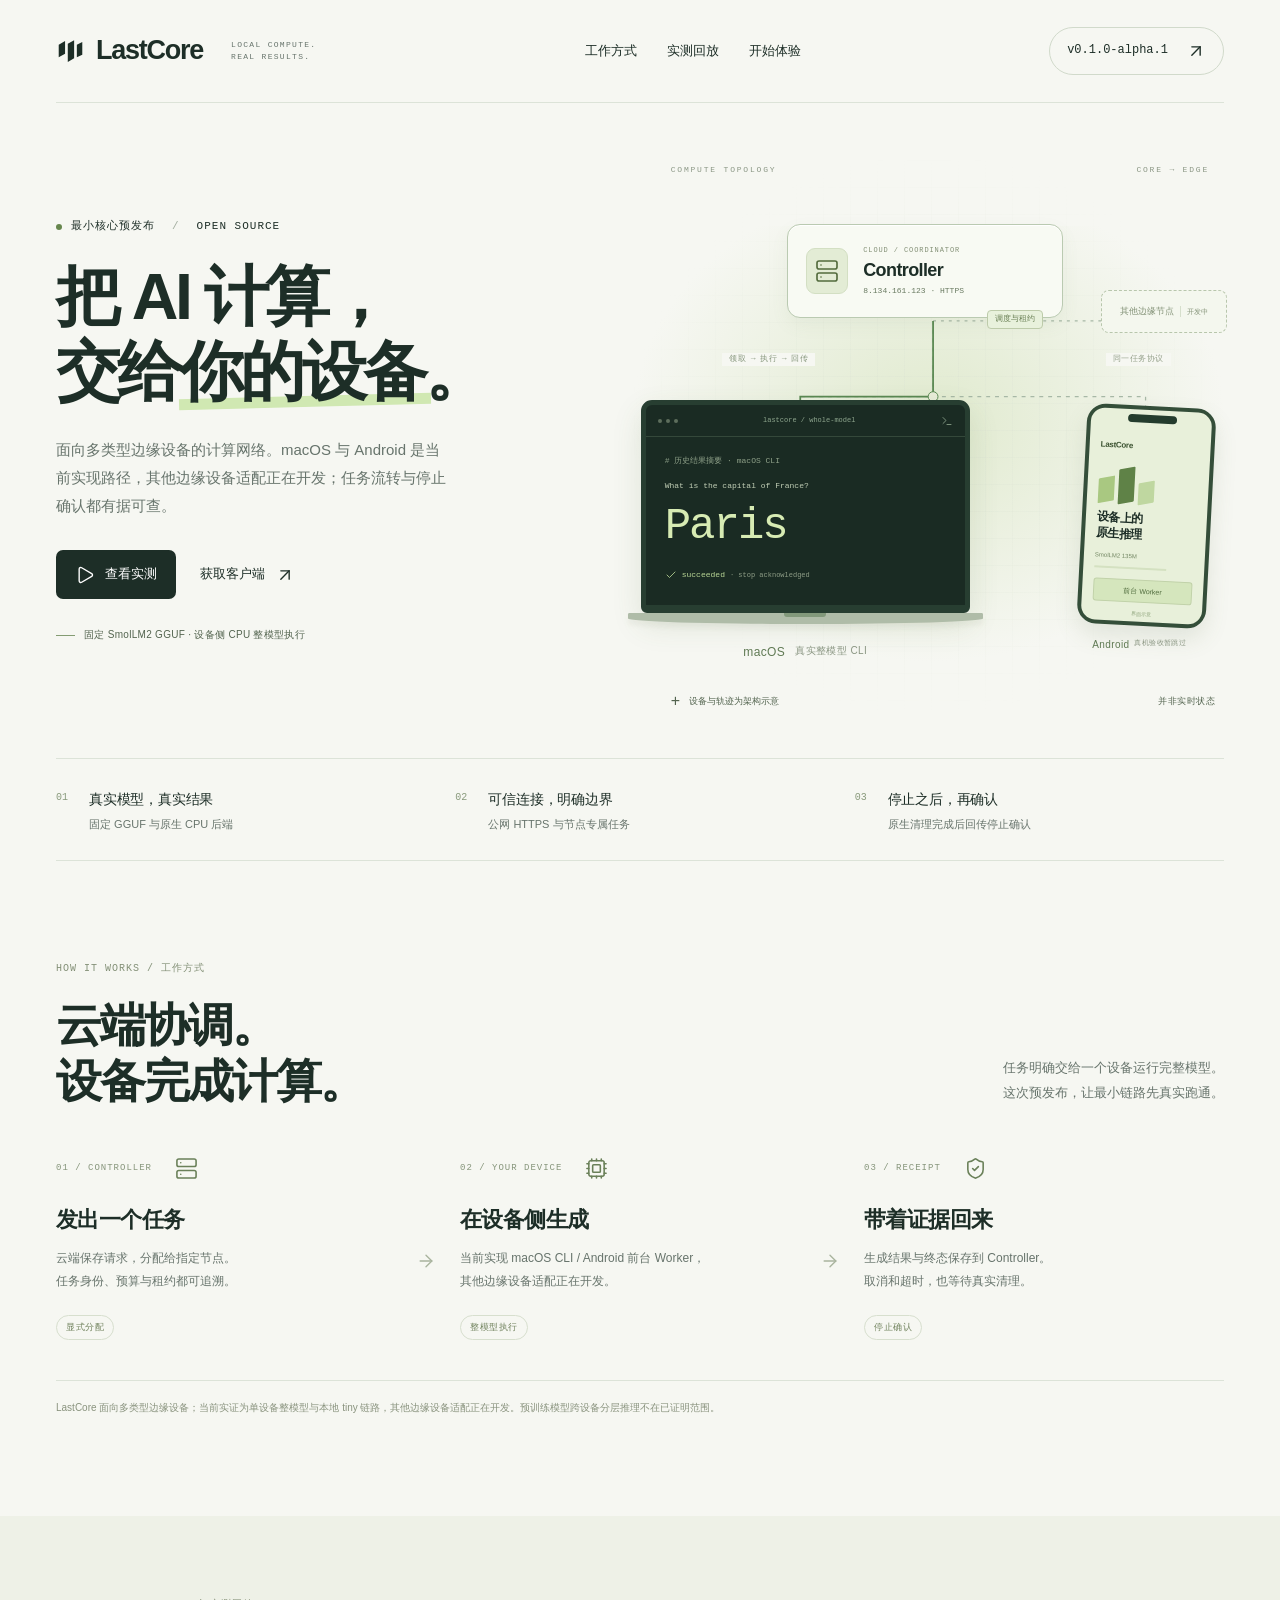
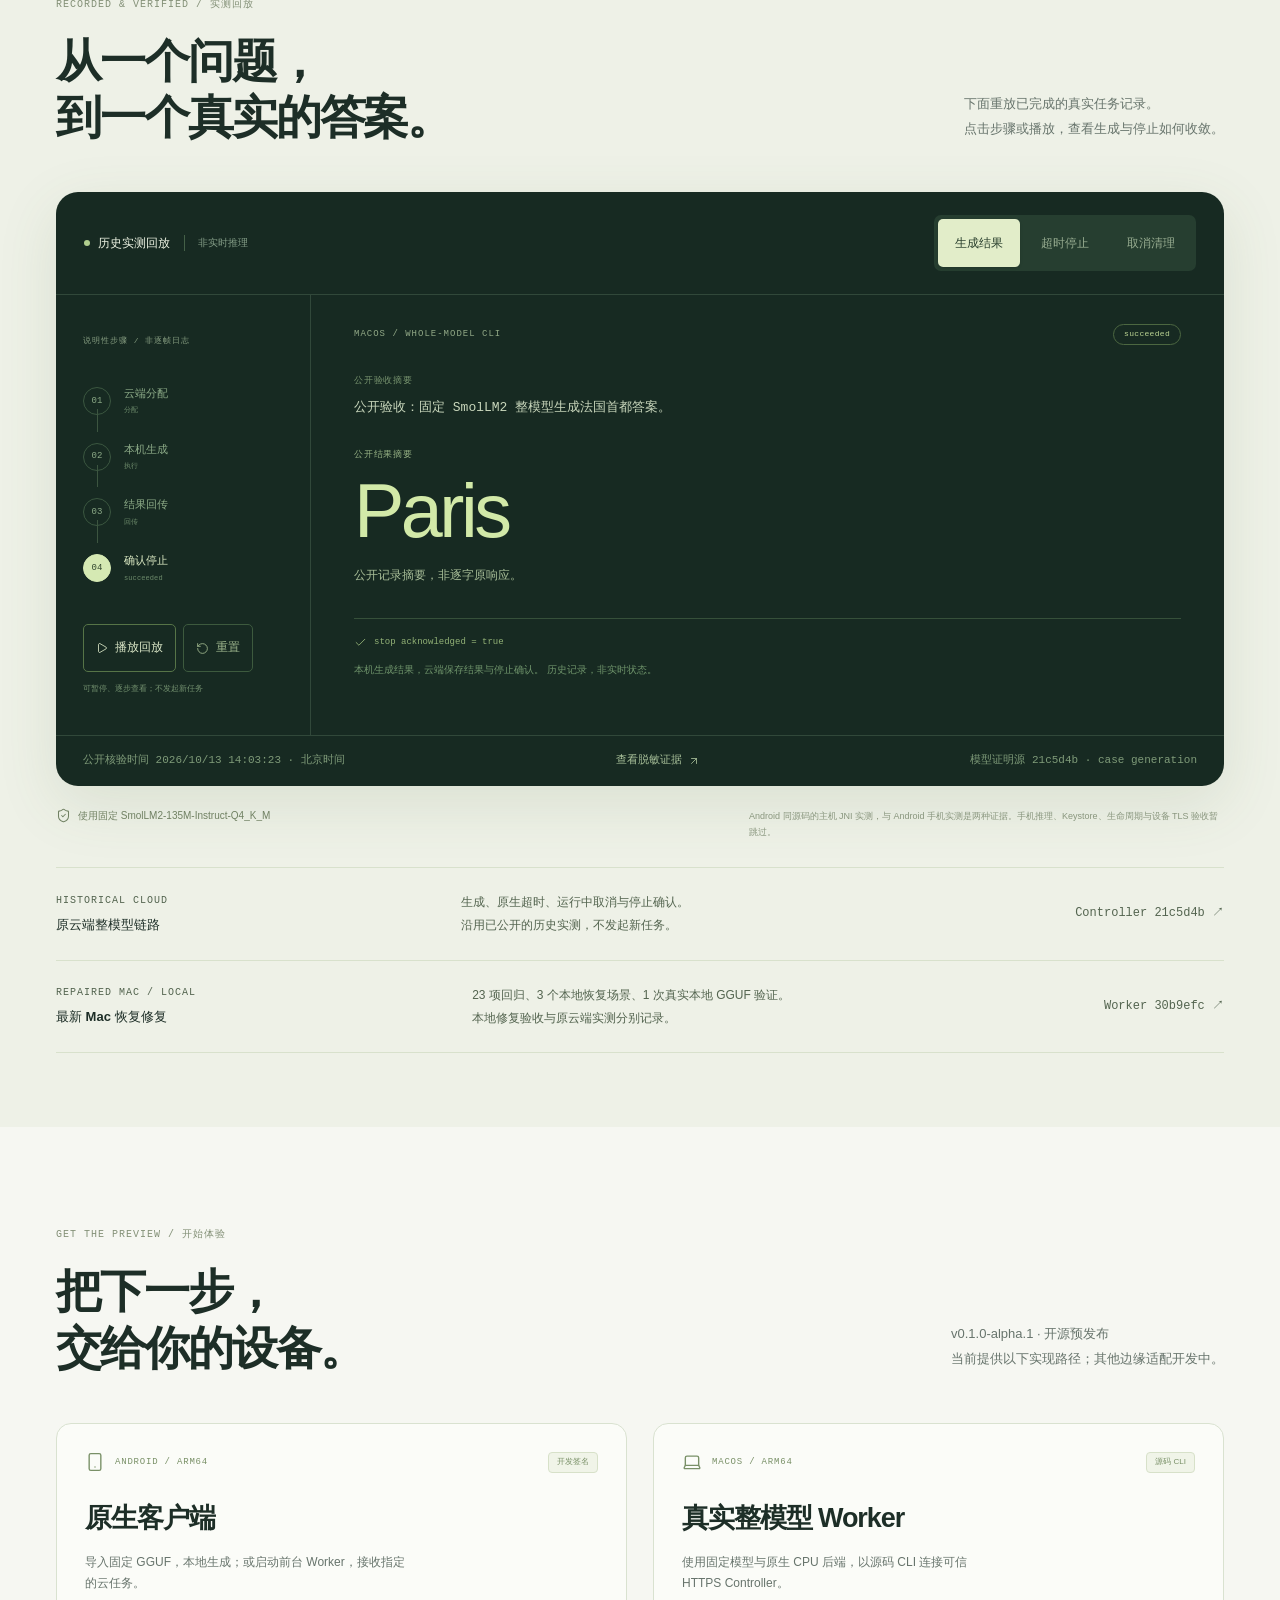
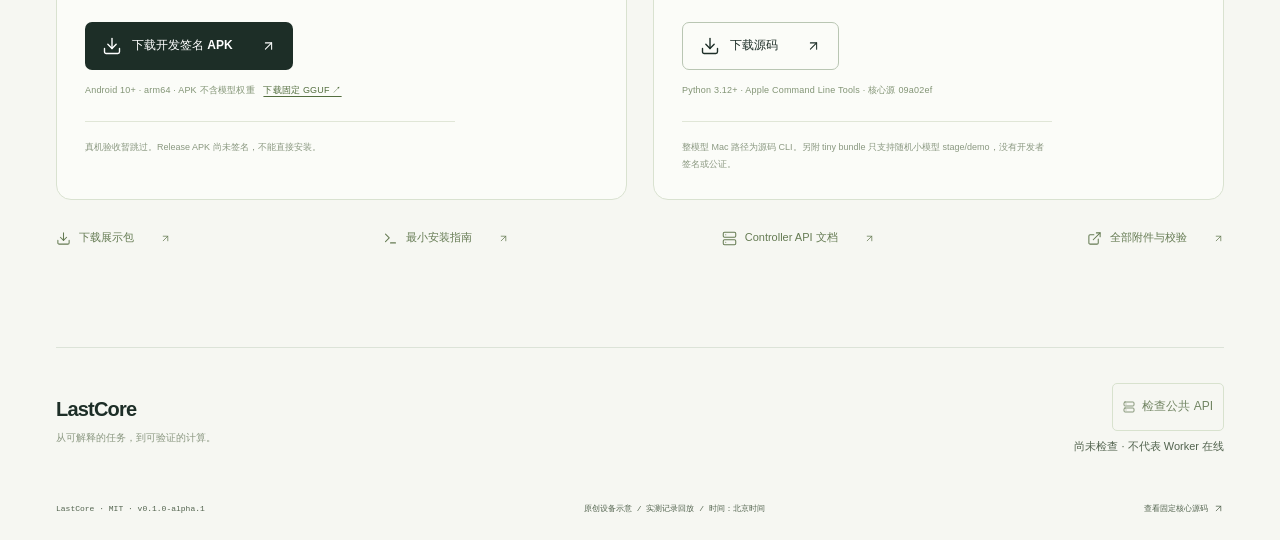
<file: demo/index.html>
<!doctype html>
<html lang="zh-CN"><head><meta charset="utf-8"><meta name="viewport" content="width=device-width,initial-scale=1"><meta name="theme-color" content="#f6f7f2"><meta name="description" content="LastCore 最小核心预发布：云端 Controller，连接 macOS 与 Android 本地推理。查看真实 GGUF 任务历史回放、验收范围和下载。"><link rel="icon" href="assets/favicon.svg" type="image/svg+xml"><title>LastCore — 把 AI 计算，交给你的设备。</title><link rel="stylesheet" href="styles.css"><script src="evidence.js" defer></script><script src="app.js" defer></script></head>
<body><a class="skip-link" href="#main">跳到主要内容</a>
<header class="site-header wrap"><a class="brand" href="#overview" aria-label="LastCore 首页"><svg class="brand-mark" viewBox="0 0 32 32" aria-hidden="true"><path d="M3 23V9l7-4v14l-7 4Zm10 5V8l7-4v20l-7 4Zm10-5V9l6-3v14l-6 3Z" fill="currentColor"/></svg><strong>LastCore</strong><span class="brand-caption">LOCAL COMPUTE. REAL RESULTS.</span></a><nav aria-label="主导航"><a href="#flow">工作方式</a><a href="#replay">实测回放</a><a href="#download">开始体验</a></nav><a class="nav-release" href="https://github.com/7onytang/LastCore/releases/tag/v0.1.0-alpha.1" target="_blank" rel="noopener">v0.1.0-alpha.1 <svg aria-hidden="true" focusable="false" class="icon "
  xmlns="http://www.w3.org/2000/svg"
  width="24"
  height="24"
  viewBox="0 0 24 24"
  fill="none"
  stroke="currentColor"
  stroke-width="2"
  stroke-linecap="round"
  stroke-linejoin="round"
>
  <path d="M7 7h10v10" />
  <path d="M7 17 17 7" />
</svg>
</a></header>
<main id="main">
<section class="hero wrap" id="overview"><div class="hero-copy"><div class="eyebrow"><span class="status-dot"></span> 最小核心预发布 <span class="eyebrow-slash">/</span> OPEN SOURCE</div><h1>把 AI 计算，<br>交给<span class="word-accent">你的设备<span class="accent-line"></span></span>。</h1><p class="hero-intro">面向多类型边缘设备的计算网络。macOS 与 Android 是当前实现路径，其他边缘设备适配正在开发；任务流转与停止确认都有据可查。</p><div class="hero-actions"><a class="button primary" href="#replay"><svg aria-hidden="true" focusable="false" class="icon "
  xmlns="http://www.w3.org/2000/svg"
  width="24"
  height="24"
  viewBox="0 0 24 24"
  fill="none"
  stroke="currentColor"
  stroke-width="2"
  stroke-linecap="round"
  stroke-linejoin="round"
>
  <path d="M5 5a2 2 0 0 1 3.008-1.728l11.997 6.998a2 2 0 0 1 .003 3.458l-12 7A2 2 0 0 1 5 19z" />
</svg>
 查看实测</a><a class="button text-button" href="#download">获取客户端 <svg aria-hidden="true" focusable="false" class="icon "
  xmlns="http://www.w3.org/2000/svg"
  width="24"
  height="24"
  viewBox="0 0 24 24"
  fill="none"
  stroke="currentColor"
  stroke-width="2"
  stroke-linecap="round"
  stroke-linejoin="round"
>
  <path d="M7 7h10v10" />
  <path d="M7 17 17 7" />
</svg>
</a></div><div class="hero-note"><span class="tiny-line"></span> 固定 SmolLM2 GGUF · 设备侧 CPU 整模型执行</div></div>
<div class="compute-visual" role="img" aria-label="架构示意：云端Controller面向多类型边缘设备。Mac与Android是当前实现路径，其他边缘节点适配正在开发。Android画面是示意，真机验收暂跳过。"><div class="visual-grid"></div><div class="visual-topline"><span>COMPUTE TOPOLOGY</span><span>CORE → EDGE</span></div><svg class="routes" viewBox="0 0 600 510" aria-hidden="true"><path d="M304 139V216H169V287M304 216H520V286" fill="none" stroke="#a7b8a6" stroke-width="1.3" stroke-dasharray="4 5"/><path class="edge-route-wide" d="M304 139H485" fill="none" stroke="#a7b8a6" stroke-width="1.3" stroke-dasharray="3 5"/><path class="edge-route-mobile" d="M304 202H420" fill="none" stroke="#a7b8a6" stroke-width="1.3" stroke-dasharray="3 5"/><path class="route-highlight" d="M304 139V216H169V287" fill="none" stroke="#5a8852" stroke-width="1.8"/><circle cx="304" cy="216" r="5" fill="#e8ecd9" stroke="#5a8852"/><circle cx="169" cy="284" r="4" fill="#5a8852"/><circle cx="520" cy="284" r="4" fill="#a7b8a6"/></svg>
<div class="controller-device"><div class="controller-icon"><svg aria-hidden="true" focusable="false" class="icon "
  xmlns="http://www.w3.org/2000/svg"
  width="24"
  height="24"
  viewBox="0 0 24 24"
  fill="none"
  stroke="currentColor"
  stroke-width="2"
  stroke-linecap="round"
  stroke-linejoin="round"
>
  <rect width="20" height="8" x="2" y="2" rx="2" ry="2" />
  <rect width="20" height="8" x="2" y="14" rx="2" ry="2" />
  <line x1="6" x2="6.01" y1="6" y2="6" />
  <line x1="6" x2="6.01" y1="18" y2="18" />
</svg>
</div><div><span class="device-overline">CLOUD / COORDINATOR</span><strong>Controller</strong><span class="controller-address">8.134.161.123 · HTTPS</span></div><span class="device-chip">调度与租约</span></div>
<div class="edge-development"><strong>其他边缘节点</strong><span>开发中</span></div><div class="route-label route-first">领取 → 执行 → 回传</div><div class="route-label route-second">同一任务协议</div>
<div class="mac-device"><div class="mac-screen"><div class="window-bar"><span class="window-dots"><b></b><b></b><b></b></span><span>lastcore / whole-model</span><svg aria-hidden="true" focusable="false" class="icon "
  xmlns="http://www.w3.org/2000/svg"
  width="24"
  height="24"
  viewBox="0 0 24 24"
  fill="none"
  stroke="currentColor"
  stroke-width="2"
  stroke-linecap="round"
  stroke-linejoin="round"
>
  <path d="M12 19h8" />
  <path d="m4 17 6-6-6-6" />
</svg>
</div><div class="terminal-body"><div class="terminal-comment"># 历史结果摘要 · macOS CLI</div><div class="terminal-prompt">What is the capital of France?</div><div class="terminal-result">Paris</div><div class="terminal-success"><svg aria-hidden="true" focusable="false" class="icon "
  xmlns="http://www.w3.org/2000/svg"
  width="24"
  height="24"
  viewBox="0 0 24 24"
  fill="none"
  stroke="currentColor"
  stroke-width="2"
  stroke-linecap="round"
  stroke-linejoin="round"
>
  <path d="M20 6 9 17l-5-5" />
</svg>
 succeeded <span>· stop acknowledged</span></div></div></div><div class="mac-base"><div></div></div><div class="device-caption">macOS <span>真实整模型 CLI</span></div></div>
<div class="phone-device"><div class="phone-notch"></div><div class="phone-screen"><span class="phone-mini-brand">LastCore</span><div class="phone-art"><span></span><span></span><span></span></div><strong>设备上的<br>原生推理</strong><div class="phone-model">SmolLM2 135M</div><div class="phone-model-line"></div><div class="phone-action">前台 Worker</div><span class="phone-footnote">界面示意</span></div><div class="device-caption">Android <span>真机验收暂跳过</span></div></div>
<div class="visual-caption"><span class="caption-cross">+</span> 设备与轨迹为架构示意 <span>并非实时状态</span></div></div></section>
<section class="proof-strip wrap" aria-label="核心能力"><div><span class="proof-number">01</span><div><strong>真实模型，真实结果</strong><p>固定 GGUF 与原生 CPU 后端</p></div></div><div><span class="proof-number">02</span><div><strong>可信连接，明确边界</strong><p>公网 HTTPS 与节点专属任务</p></div></div><div><span class="proof-number">03</span><div><strong>停止之后，再确认</strong><p>原生清理完成后回传停止确认</p></div></div></section>
<section class="flow-section wrap section-space" id="flow"><div class="section-heading"><div><span class="eyebrow muted">HOW IT WORKS / 工作方式</span><h2>云端协调。<br>设备完成计算。</h2></div><p>任务明确交给一个设备运行完整模型。<br>这次预发布，让最小链路先真实跑通。</p></div><div class="flow-path"><article><div class="step-top"><span>01 / CONTROLLER</span><svg aria-hidden="true" focusable="false" class="icon "
  xmlns="http://www.w3.org/2000/svg"
  width="24"
  height="24"
  viewBox="0 0 24 24"
  fill="none"
  stroke="currentColor"
  stroke-width="2"
  stroke-linecap="round"
  stroke-linejoin="round"
>
  <rect width="20" height="8" x="2" y="2" rx="2" ry="2" />
  <rect width="20" height="8" x="2" y="14" rx="2" ry="2" />
  <line x1="6" x2="6.01" y1="6" y2="6" />
  <line x1="6" x2="6.01" y1="18" y2="18" />
</svg>
</div><h3>发出一个任务</h3><p>云端保存请求，分配给指定节点。<br>任务身份、预算与租约都可追溯。</p><span class="flow-tag">显式分配</span></article><span class="flow-arrow"><svg aria-hidden="true" focusable="false" class="icon "
  xmlns="http://www.w3.org/2000/svg"
  width="24"
  height="24"
  viewBox="0 0 24 24"
  fill="none"
  stroke="currentColor"
  stroke-width="2"
  stroke-linecap="round"
  stroke-linejoin="round"
>
  <path d="M5 12h14" />
  <path d="m12 5 7 7-7 7" />
</svg>
</span><article><div class="step-top"><span>02 / YOUR DEVICE</span><svg aria-hidden="true" focusable="false" class="icon "
  xmlns="http://www.w3.org/2000/svg"
  width="24"
  height="24"
  viewBox="0 0 24 24"
  fill="none"
  stroke="currentColor"
  stroke-width="2"
  stroke-linecap="round"
  stroke-linejoin="round"
>
  <path d="M12 20v2" />
  <path d="M12 2v2" />
  <path d="M17 20v2" />
  <path d="M17 2v2" />
  <path d="M2 12h2" />
  <path d="M2 17h2" />
  <path d="M2 7h2" />
  <path d="M20 12h2" />
  <path d="M20 17h2" />
  <path d="M20 7h2" />
  <path d="M7 20v2" />
  <path d="M7 2v2" />
  <rect x="4" y="4" width="16" height="16" rx="2" />
  <rect x="8" y="8" width="8" height="8" rx="1" />
</svg>
</div><h3>在设备侧生成</h3><p>当前实现 macOS CLI / Android 前台 Worker，<br>其他边缘设备适配正在开发。</p><span class="flow-tag">整模型执行</span></article><span class="flow-arrow"><svg aria-hidden="true" focusable="false" class="icon "
  xmlns="http://www.w3.org/2000/svg"
  width="24"
  height="24"
  viewBox="0 0 24 24"
  fill="none"
  stroke="currentColor"
  stroke-width="2"
  stroke-linecap="round"
  stroke-linejoin="round"
>
  <path d="M5 12h14" />
  <path d="m12 5 7 7-7 7" />
</svg>
</span><article><div class="step-top"><span>03 / RECEIPT</span><svg aria-hidden="true" focusable="false" class="icon "
  xmlns="http://www.w3.org/2000/svg"
  width="24"
  height="24"
  viewBox="0 0 24 24"
  fill="none"
  stroke="currentColor"
  stroke-width="2"
  stroke-linecap="round"
  stroke-linejoin="round"
>
  <path d="M20 13c0 5-3.5 7.5-7.66 8.95a1 1 0 0 1-.67-.01C7.5 20.5 4 18 4 13V6a1 1 0 0 1 1-1c2 0 4.5-1.2 6.24-2.72a1.17 1.17 0 0 1 1.52 0C14.51 3.81 17 5 19 5a1 1 0 0 1 1 1z" />
  <path d="m9 12 2 2 4-4" />
</svg>
</div><h3>带着证据回来</h3><p>生成结果与终态保存到 Controller。<br>取消和超时，也等待真实清理。</p><span class="flow-tag">停止确认</span></article></div><p class="scope-note">LastCore 面向多类型边缘设备；当前实证为单设备整模型与本地 tiny 链路，其他边缘设备适配正在开发。预训练模型跨设备分层推理不在已证明范围。</p></section>
<section class="replay-section section-space" id="replay"><div class="wrap"><div class="section-heading"><div><span class="eyebrow muted">RECORDED & VERIFIED / 实测回放</span><h2>从一个问题，<br>到一个真实的答案。</h2></div><p>下面重放已完成的真实任务记录。<br>点击步骤或播放，查看生成与停止如何收敛。</p></div><div class="replay-shell"><div class="replay-top"><div class="history-label"><span class="status-dot"></span> 历史实测回放 <span>非实时推理</span></div><div class="replay-tabs" role="tablist" aria-label="实测场景"><button id="tab-generation" role="tab" aria-selected="true" aria-controls="replay-panel" data-case="generation">生成结果</button><button id="tab-timeout" role="tab" aria-selected="false" aria-controls="replay-panel" data-case="timeout">超时停止</button><button id="tab-cancel" role="tab" aria-selected="false" aria-controls="replay-panel" data-case="cancel">取消清理</button></div></div><div class="replay-layout" id="replay-panel" role="tabpanel" aria-labelledby="tab-generation"><div class="replay-sidebar"><span class="small-label">说明性步骤 / 非逐帧日志</span><ol class="replay-steps" id="replay-steps"></ol><div class="play-controls"><button id="play-replay" class="play-button"><svg aria-hidden="true" focusable="false" class="icon "
  xmlns="http://www.w3.org/2000/svg"
  width="24"
  height="24"
  viewBox="0 0 24 24"
  fill="none"
  stroke="currentColor"
  stroke-width="2"
  stroke-linecap="round"
  stroke-linejoin="round"
>
  <path d="M5 5a2 2 0 0 1 3.008-1.728l11.997 6.998a2 2 0 0 1 .003 3.458l-12 7A2 2 0 0 1 5 19z" />
</svg>
<span>播放回放</span></button><button id="reset-replay" class="reset-button" aria-label="重置回放"><svg aria-hidden="true" focusable="false" class="icon "
  xmlns="http://www.w3.org/2000/svg"
  width="24"
  height="24"
  viewBox="0 0 24 24"
  fill="none"
  stroke="currentColor"
  stroke-width="2"
  stroke-linecap="round"
  stroke-linejoin="round"
>
  <path d="M3 12a9 9 0 1 0 9-9 9.75 9.75 0 0 0-6.74 2.74L3 8" />
  <path d="M3 3v5h5" />
</svg>
<span>重置</span></button></div><span class="play-note">可暂停、逐步查看；不发起新任务</span></div><div class="replay-output"><div class="output-top"><span id="replay-platform">MACOS / WHOLE-MODEL CLI</span><span id="replay-state" class="result-state">succeeded</span></div><div class="prompt-label">公开验收摘要</div><p id="replay-prompt" class="replay-prompt"></p><div class="result-label" id="result-label">结果已保存</div><div class="result-word" id="replay-result">Paris.</div><p class="result-quote" id="replay-quote"></p><div class="receipt-line"><span><svg aria-hidden="true" focusable="false" class="icon "
  xmlns="http://www.w3.org/2000/svg"
  width="24"
  height="24"
  viewBox="0 0 24 24"
  fill="none"
  stroke="currentColor"
  stroke-width="2"
  stroke-linecap="round"
  stroke-linejoin="round"
>
  <path d="M20 6 9 17l-5-5" />
</svg>
 <b id="replay-receipt">stop acknowledged = true</b></span><span id="replay-elapsed"></span></div><div class="replay-stage-note" id="replay-stage-note" aria-live="polite"></div></div></div><div class="replay-footer"><span id="replay-time"></span><a id="evidence-link" href="evidence.json" target="_blank" rel="noopener">查看脱敏证据 <svg aria-hidden="true" focusable="false" class="icon "
  xmlns="http://www.w3.org/2000/svg"
  width="24"
  height="24"
  viewBox="0 0 24 24"
  fill="none"
  stroke="currentColor"
  stroke-width="2"
  stroke-linecap="round"
  stroke-linejoin="round"
>
  <path d="M7 7h10v10" />
  <path d="M7 17 17 7" />
</svg>
</a><span id="replay-source"></span></div></div><div class="evidence-footnote"><span><svg aria-hidden="true" focusable="false" class="icon "
  xmlns="http://www.w3.org/2000/svg"
  width="24"
  height="24"
  viewBox="0 0 24 24"
  fill="none"
  stroke="currentColor"
  stroke-width="2"
  stroke-linecap="round"
  stroke-linejoin="round"
>
  <path d="M20 13c0 5-3.5 7.5-7.66 8.95a1 1 0 0 1-.67-.01C7.5 20.5 4 18 4 13V6a1 1 0 0 1 1-1c2 0 4.5-1.2 6.24-2.72a1.17 1.17 0 0 1 1.52 0C14.51 3.81 17 5 19 5a1 1 0 0 1 1 1z" />
  <path d="m9 12 2 2 4-4" />
</svg>
 使用固定 SmolLM2-135M-Instruct-Q4_K_M</span><p>Android 同源码的主机 JNI 实测，与 Android 手机实测是两种证据。手机推理、Keystore、生命周期与设备 TLS 验收暂跳过。</p></div><div class="verification-matrix" aria-label="不同来源的验证范围"><article><div class="verification-title"><span>HISTORICAL CLOUD</span><strong>原云端整模型链路</strong></div><p>生成、原生超时、运行中取消与停止确认。<br>沿用已公开的历史实测，不发起新任务。</p><a href="https://github.com/7onytang/LastCore/releases/download/v0.1.0-alpha.1/ACCEPTANCE.txt" target="_blank" rel="noopener">Controller 21c5d4b ↗</a></article><article><div class="verification-title"><span>REPAIRED MAC / LOCAL</span><strong>最新 Mac 恢复修复</strong></div><p>23 项回归、3 个本地恢复场景、1 次真实本地 GGUF 验证。<br>本地修复验收与原云端实测分别记录。</p><a href="https://github.com/7onytang/LastCore/blob/09a02efa3569057d7a5ed0b2df5b817c13e77bb5/submission/evidence/mac-worker-30b9efc-local.json" target="_blank" rel="noopener">Worker 30b9efc ↗</a></article></div></div></section>
<section class="download-section wrap section-space" id="download"><div class="section-heading"><div><span class="eyebrow muted">GET THE PREVIEW / 开始体验</span><h2>把下一步，<br>交给你的设备。</h2></div><p>v0.1.0-alpha.1 · 开源预发布<br>当前提供以下实现路径；其他边缘适配开发中。</p></div><div class="download-grid"><article class="download-card"><div class="download-platform"><svg aria-hidden="true" focusable="false" class="icon "
  xmlns="http://www.w3.org/2000/svg"
  width="24"
  height="24"
  viewBox="0 0 24 24"
  fill="none"
  stroke="currentColor"
  stroke-width="2"
  stroke-linecap="round"
  stroke-linejoin="round"
>
  <rect width="14" height="20" x="5" y="2" rx="2" ry="2" />
  <path d="M12 18h.01" />
</svg>
<span>ANDROID / ARM64</span><span class="preview-tag">开发签名</span></div><h3>原生客户端</h3><p>导入固定 GGUF，本地生成；或启动前台 Worker，接收指定的云任务。</p><a class="button primary download-cta" href="https://github.com/7onytang/LastCore/releases/download/v0.1.0-alpha.1/lastcore-android-arm64-debug-64af2e2.apk"><svg aria-hidden="true" focusable="false" class="icon "
  xmlns="http://www.w3.org/2000/svg"
  width="24"
  height="24"
  viewBox="0 0 24 24"
  fill="none"
  stroke="currentColor"
  stroke-width="2"
  stroke-linecap="round"
  stroke-linejoin="round"
>
  <path d="M12 15V3" />
  <path d="M21 15v4a2 2 0 0 1-2 2H5a2 2 0 0 1-2-2v-4" />
  <path d="m7 10 5 5 5-5" />
</svg>
 下载开发签名 APK <svg aria-hidden="true" focusable="false" class="icon "
  xmlns="http://www.w3.org/2000/svg"
  width="24"
  height="24"
  viewBox="0 0 24 24"
  fill="none"
  stroke="currentColor"
  stroke-width="2"
  stroke-linecap="round"
  stroke-linejoin="round"
>
  <path d="M7 7h10v10" />
  <path d="M7 17 17 7" />
</svg>
</a><div class="download-detail">Android 10+ · arm64 · APK 不含模型权重 <a class="model-link" href="https://huggingface.co/lmstudio-community/SmolLM2-135M-Instruct-GGUF/resolve/04f7f8a05a8e4bc208e88d11e8c9122be36c2f9b/SmolLM2-135M-Instruct-Q4_K_M.gguf">下载固定 GGUF ↗</a></div><div class="boundary-note">真机验收暂跳过。Release APK 尚未签名，不能直接安装。</div></article><article class="download-card"><div class="download-platform"><svg aria-hidden="true" focusable="false" class="icon "
  xmlns="http://www.w3.org/2000/svg"
  width="24"
  height="24"
  viewBox="0 0 24 24"
  fill="none"
  stroke="currentColor"
  stroke-width="2"
  stroke-linecap="round"
  stroke-linejoin="round"
>
  <path d="M18 5a2 2 0 0 1 2 2v8.526a2 2 0 0 0 .212.897l1.068 2.127a1 1 0 0 1-.9 1.45H3.62a1 1 0 0 1-.9-1.45l1.068-2.127A2 2 0 0 0 4 15.526V7a2 2 0 0 1 2-2z" />
  <path d="M20.054 15.987H3.946" />
</svg>
<span>MACOS / ARM64</span><span class="preview-tag">源码 CLI</span></div><h3>真实整模型 Worker</h3><p>使用固定模型与原生 CPU 后端，以源码 CLI 连接可信 HTTPS Controller。</p><a class="button outline download-cta" href="https://github.com/7onytang/LastCore/archive/09a02efa3569057d7a5ed0b2df5b817c13e77bb5.tar.gz"><svg aria-hidden="true" focusable="false" class="icon "
  xmlns="http://www.w3.org/2000/svg"
  width="24"
  height="24"
  viewBox="0 0 24 24"
  fill="none"
  stroke="currentColor"
  stroke-width="2"
  stroke-linecap="round"
  stroke-linejoin="round"
>
  <path d="M12 15V3" />
  <path d="M21 15v4a2 2 0 0 1-2 2H5a2 2 0 0 1-2-2v-4" />
  <path d="m7 10 5 5 5-5" />
</svg>
 下载源码 <svg aria-hidden="true" focusable="false" class="icon "
  xmlns="http://www.w3.org/2000/svg"
  width="24"
  height="24"
  viewBox="0 0 24 24"
  fill="none"
  stroke="currentColor"
  stroke-width="2"
  stroke-linecap="round"
  stroke-linejoin="round"
>
  <path d="M7 7h10v10" />
  <path d="M7 17 17 7" />
</svg>
</a><div class="download-detail">Python 3.12+ · Apple Command Line Tools · 核心源 09a02ef</div><div class="boundary-note">整模型 Mac 路径为源码 CLI。另附 tiny bundle 只支持随机小模型 stage/demo，没有开发者签名或公证。</div></article></div><div class="resource-row"><a href="https://8.134.161.123/demo/lastcore-demo-kit.zip"><svg aria-hidden="true" focusable="false" class="icon"
  xmlns="http://www.w3.org/2000/svg"
  width="24"
  height="24"
  viewBox="0 0 24 24"
  fill="none"
  stroke="currentColor"
  stroke-width="2"
  stroke-linecap="round"
  stroke-linejoin="round"
>
  <path d="M12 15V3" />
  <path d="M21 15v4a2 2 0 0 1-2 2H5a2 2 0 0 1-2-2v-4" />
  <path d="m7 10 5 5 5-5" />
</svg>
 下载展示包 <svg aria-hidden="true" focusable="false" class="icon"
  xmlns="http://www.w3.org/2000/svg"
  width="24"
  height="24"
  viewBox="0 0 24 24"
  fill="none"
  stroke="currentColor"
  stroke-width="2"
  stroke-linecap="round"
  stroke-linejoin="round"
>
  <path d="M7 7h10v10" />
  <path d="M7 17 17 7" />
</svg>
</a><a href="https://github.com/7onytang/LastCore/releases/download/v0.1.0-alpha.1/QUICKSTART.txt" target="_blank" rel="noopener"><svg aria-hidden="true" focusable="false" class="icon "
  xmlns="http://www.w3.org/2000/svg"
  width="24"
  height="24"
  viewBox="0 0 24 24"
  fill="none"
  stroke="currentColor"
  stroke-width="2"
  stroke-linecap="round"
  stroke-linejoin="round"
>
  <path d="M12 19h8" />
  <path d="m4 17 6-6-6-6" />
</svg>
 最小安装指南 <svg aria-hidden="true" focusable="false" class="icon "
  xmlns="http://www.w3.org/2000/svg"
  width="24"
  height="24"
  viewBox="0 0 24 24"
  fill="none"
  stroke="currentColor"
  stroke-width="2"
  stroke-linecap="round"
  stroke-linejoin="round"
>
  <path d="M7 7h10v10" />
  <path d="M7 17 17 7" />
</svg>
</a><a href="https://8.134.161.123/docs" target="_blank" rel="noopener"><svg aria-hidden="true" focusable="false" class="icon "
  xmlns="http://www.w3.org/2000/svg"
  width="24"
  height="24"
  viewBox="0 0 24 24"
  fill="none"
  stroke="currentColor"
  stroke-width="2"
  stroke-linecap="round"
  stroke-linejoin="round"
>
  <rect width="20" height="8" x="2" y="2" rx="2" ry="2" />
  <rect width="20" height="8" x="2" y="14" rx="2" ry="2" />
  <line x1="6" x2="6.01" y1="6" y2="6" />
  <line x1="6" x2="6.01" y1="18" y2="18" />
</svg>
 Controller API 文档 <svg aria-hidden="true" focusable="false" class="icon "
  xmlns="http://www.w3.org/2000/svg"
  width="24"
  height="24"
  viewBox="0 0 24 24"
  fill="none"
  stroke="currentColor"
  stroke-width="2"
  stroke-linecap="round"
  stroke-linejoin="round"
>
  <path d="M7 7h10v10" />
  <path d="M7 17 17 7" />
</svg>
</a><a href="https://github.com/7onytang/LastCore/releases/tag/v0.1.0-alpha.1" target="_blank" rel="noopener"><svg aria-hidden="true" focusable="false" class="icon "
  xmlns="http://www.w3.org/2000/svg"
  width="24"
  height="24"
  viewBox="0 0 24 24"
  fill="none"
  stroke="currentColor"
  stroke-width="2"
  stroke-linecap="round"
  stroke-linejoin="round"
>
  <path d="M15 3h6v6" />
  <path d="M10 14 21 3" />
  <path d="M18 13v6a2 2 0 0 1-2 2H5a2 2 0 0 1-2-2V8a2 2 0 0 1 2-2h6" />
</svg>
 全部附件与校验 <svg aria-hidden="true" focusable="false" class="icon "
  xmlns="http://www.w3.org/2000/svg"
  width="24"
  height="24"
  viewBox="0 0 24 24"
  fill="none"
  stroke="currentColor"
  stroke-width="2"
  stroke-linecap="round"
  stroke-linejoin="round"
>
  <path d="M7 7h10v10" />
  <path d="M7 17 17 7" />
</svg>
</a></div></section>
<section class="closing wrap"><div class="closing-brand">LastCore<span>从可解释的任务，到可验证的计算。</span></div><div class="service-check"><button id="check-health"><svg aria-hidden="true" focusable="false" class="icon "
  xmlns="http://www.w3.org/2000/svg"
  width="24"
  height="24"
  viewBox="0 0 24 24"
  fill="none"
  stroke="currentColor"
  stroke-width="2"
  stroke-linecap="round"
  stroke-linejoin="round"
>
  <rect width="20" height="8" x="2" y="2" rx="2" ry="2" />
  <rect width="20" height="8" x="2" y="14" rx="2" ry="2" />
  <line x1="6" x2="6.01" y1="6" y2="6" />
  <line x1="6" x2="6.01" y1="18" y2="18" />
</svg>
 检查公共 API</button><span id="health-state" aria-live="polite">尚未检查 · 不代表 Worker 在线</span></div></section>
</main><footer class="wrap site-footer"><span>LastCore · MIT · v0.1.0-alpha.1</span><span>原创设备示意 / 实测记录回放 / 时间：北京时间</span><a href="https://github.com/7onytang/LastCore/tree/09a02efa3569057d7a5ed0b2df5b817c13e77bb5" target="_blank" rel="noopener">查看固定核心源码 <svg aria-hidden="true" focusable="false" class="icon "
  xmlns="http://www.w3.org/2000/svg"
  width="24"
  height="24"
  viewBox="0 0 24 24"
  fill="none"
  stroke="currentColor"
  stroke-width="2"
  stroke-linecap="round"
  stroke-linejoin="round"
>
  <path d="M7 7h10v10" />
  <path d="M7 17 17 7" />
</svg>
</a></footer>
</body></html>
</file>
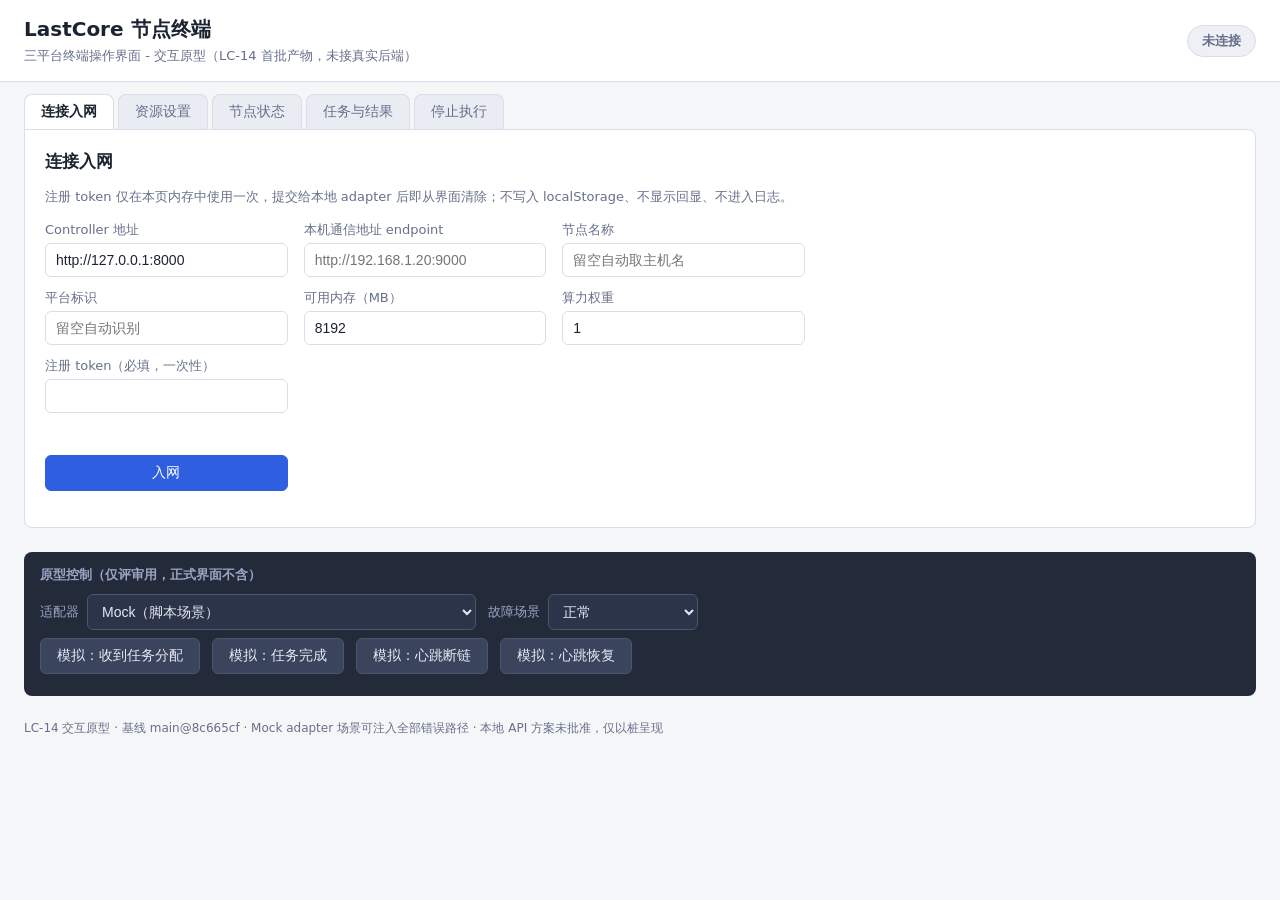
<file: terminal-client/prototype/index.html>
<!DOCTYPE html>
<html lang="zh-CN">
<head>
  <meta charset="UTF-8">
  <meta name="viewport" content="width=device-width, initial-scale=1.0">
  <title>LastCore 节点终端 - 交互原型</title>
  <link rel="stylesheet" href="styles.css">
</head>
<body>
  <header class="topbar">
    <div>
      <h1>LastCore 节点终端</h1>
      <p class="subtitle">三平台终端操作界面 - 交互原型（LC-14 首批产物，未接真实后端）</p>
    </div>
    <div id="conn-pill" class="pill pill-disconnected">未连接</div>
  </header>

  <div id="error-banner" class="banner banner-hidden" role="alert">
    <div class="banner-main">
      <strong id="error-code"></strong>
      <span id="error-message"></span>
    </div>
    <button id="error-dismiss" type="button">关闭</button>
  </div>

  <nav class="tabs" id="tabs">
    <button class="tab active" data-tab="connect">连接入网</button>
    <button class="tab" data-tab="resources">资源设置</button>
    <button class="tab" data-tab="status">节点状态</button>
    <button class="tab" data-tab="results">任务与结果</button>
    <button class="tab" data-tab="stop">停止执行</button>
  </nav>

  <main>
    <section id="panel-connect" class="panel active">
      <h2>连接入网</h2>
      <p class="hint">注册 token 仅在本页内存中使用一次，提交给本地 adapter 后即从界面清除；不写入 localStorage、不显示回显、不进入日志。</p>
      <form id="connect-form">
        <label>Controller 地址
          <input id="f-controller-url" type="text" value="http://127.0.0.1:8000" autocomplete="off">
        </label>
        <label>本机通信地址 endpoint
          <input id="f-endpoint" type="text" placeholder="http://192.168.1.20:9000" autocomplete="off">
        </label>
        <label>节点名称
          <input id="f-node-name" type="text" placeholder="留空自动取主机名" autocomplete="off">
        </label>
        <label>平台标识
          <input id="f-platform" type="text" placeholder="留空自动识别" autocomplete="off">
        </label>
        <label>可用内存（MB）
          <input id="f-memory" type="number" min="1" value="8192">
        </label>
        <label>算力权重
          <input id="f-weight" type="number" min="0.1" step="0.1" value="1">
        </label>
        <label>注册 token（必填，一次性）
          <input id="f-reg-token" type="password" autocomplete="new-password">
        </label>
        <div class="form-error" id="connect-form-error"></div>
        <button type="submit" id="btn-connect" class="primary">入网</button>
      </form>
      <div id="connect-result" class="result"></div>
    </section>

    <section id="panel-resources" class="panel">
      <h2>资源设置</h2>
      <p class="hint">保存后展示 adapter 回读的实际生效值（而非表单输入值）。「暂停接单」= 排空模式（accepting_tasks=false），当前任务继续运行。</p>
      <form id="resources-form">
        <label>可用内存（MB）
          <input id="r-memory" type="number" min="1">
        </label>
        <label>算力权重
          <input id="r-weight" type="number" min="0.1" step="0.1">
        </label>
        <label class="checkbox">
          <input id="r-accepting" type="checkbox" checked>
          接受新任务分配
        </label>
        <button type="submit" id="btn-resources" class="primary">保存并回读</button>
      </form>
      <div id="resources-result" class="result"></div>
    </section>

    <section id="panel-status" class="panel">
      <h2>节点状态</h2>
      <div id="status-cards" class="cards"></div>
    </section>

    <section id="panel-results" class="panel">
      <h2>任务与结果</h2>
      <div class="banner banner-note">
        当前 Controller /v1 仅提供任务与分配状态；模型输出内容的闭环由 LC-8 负责，闭环前本界面只显示状态，不展示、不伪造任何推理结果。
      </div>
      <table id="assignments-table">
        <thead>
          <tr><th>分配 ID</th><th>任务 ID</th><th>模型</th><th>层区间</th><th>状态</th><th>开始</th><th>结束</th><th>错误</th></tr>
        </thead>
        <tbody id="assignments-body"></tbody>
      </table>
      <h3>错误日志</h3>
      <ul id="error-log" class="error-log"></ul>
    </section>

    <section id="panel-stop" class="panel">
      <h2>停止执行</h2>
      <div id="stop-state" class="cards"></div>
      <button id="btn-stop" class="danger" disabled>停止本地执行</button>
      <p class="hint" id="stop-reason">停止按钮是否可用由 adapter 上报的执行状态决定，不只是一个按钮开关。</p>
    </section>
  </main>

  <dialog id="stop-dialog">
    <h3>确认停止本地执行？</h3>
    <p class="hint">以下信息取自当前执行状态：</p>
    <div id="stop-dialog-details"></div>
    <p class="hint">确认后进入 stopping 宽限期（默认 10s），以 adapter 回报的 stopped 状态为准；本操作只停止本地执行，任务在 Controller 侧的终态由控制平面决定。</p>
    <div class="dialog-actions">
      <button id="btn-stop-cancel" type="button">取消</button>
      <button id="btn-stop-confirm" type="button" class="danger">确认停止</button>
    </div>
  </dialog>

  <section class="proto-controls">
    <h3>原型控制（仅评审用，正式界面不含）</h3>
    <div class="proto-row">
      <label>适配器
        <select id="p-adapter">
          <option value="mock" selected>Mock（脚本场景）</option>
          <option value="local-http">LocalHttp（实验桩，需 node-agent 本地 API，待批准）</option>
        </select>
      </label>
      <label id="p-local-url-wrap" class="hidden">本地 API 地址
        <input id="p-local-url" type="text" value="http://127.0.0.1:9090">
      </label>
      <label>故障场景
        <select id="p-scenario">
          <option value="normal" selected>正常</option>
          <option value="controller_down">Controller 不可达</option>
          <option value="auth_rejected">凭据被拒（401）</option>
          <option value="model_unsupported">模型不支持</option>
        </select>
      </label>
    </div>
    <div class="proto-row">
      <button id="p-start-assignment" type="button">模拟：收到任务分配</button>
      <button id="p-complete-assignment" type="button">模拟：任务完成</button>
      <button id="p-heartbeat-down" type="button">模拟：心跳断链</button>
      <button id="p-heartbeat-up" type="button">模拟：心跳恢复</button>
    </div>
  </section>

  <footer>
    <p>LC-14 交互原型 · 基线 main@8c665cf · Mock adapter 场景可注入全部错误路径 · 本地 API 方案未批准，仅以桩呈现</p>
  </footer>

  <script type="module" src="app.js"></script>
</body>
</html>
</file>
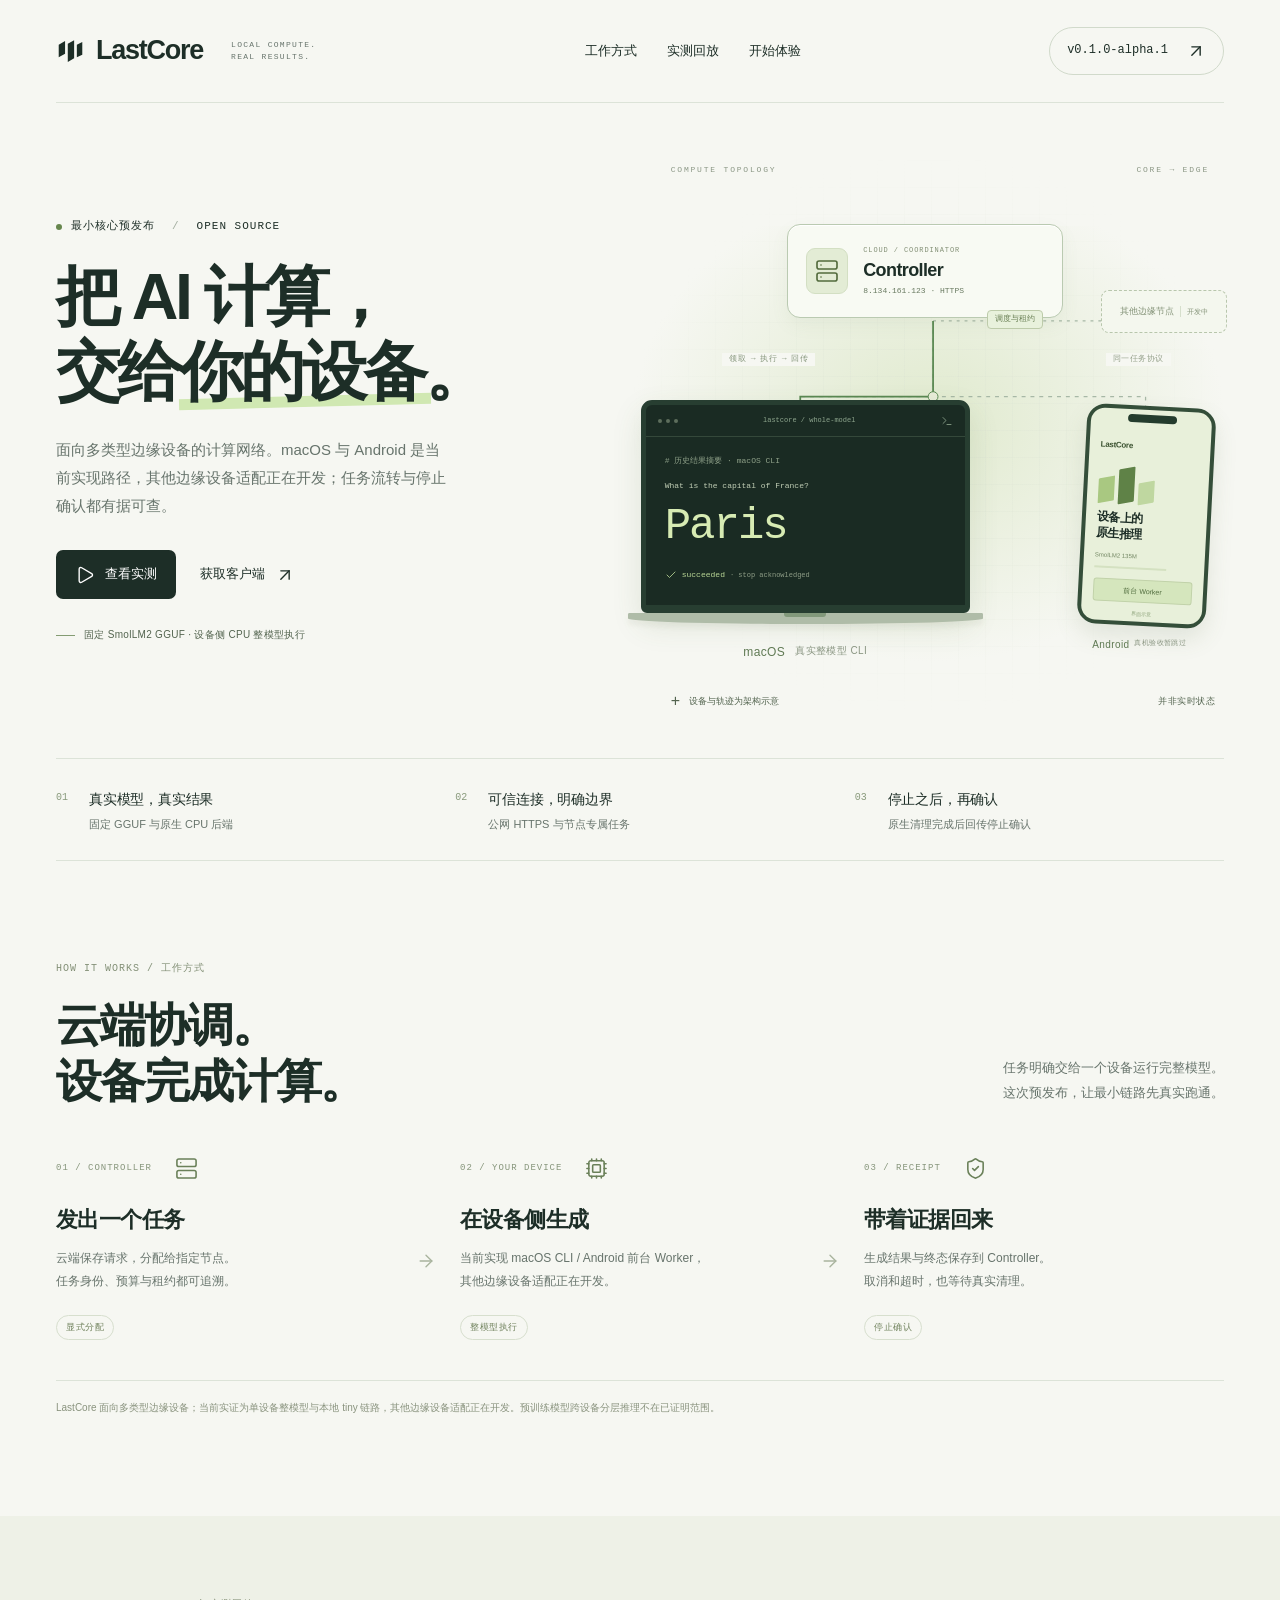
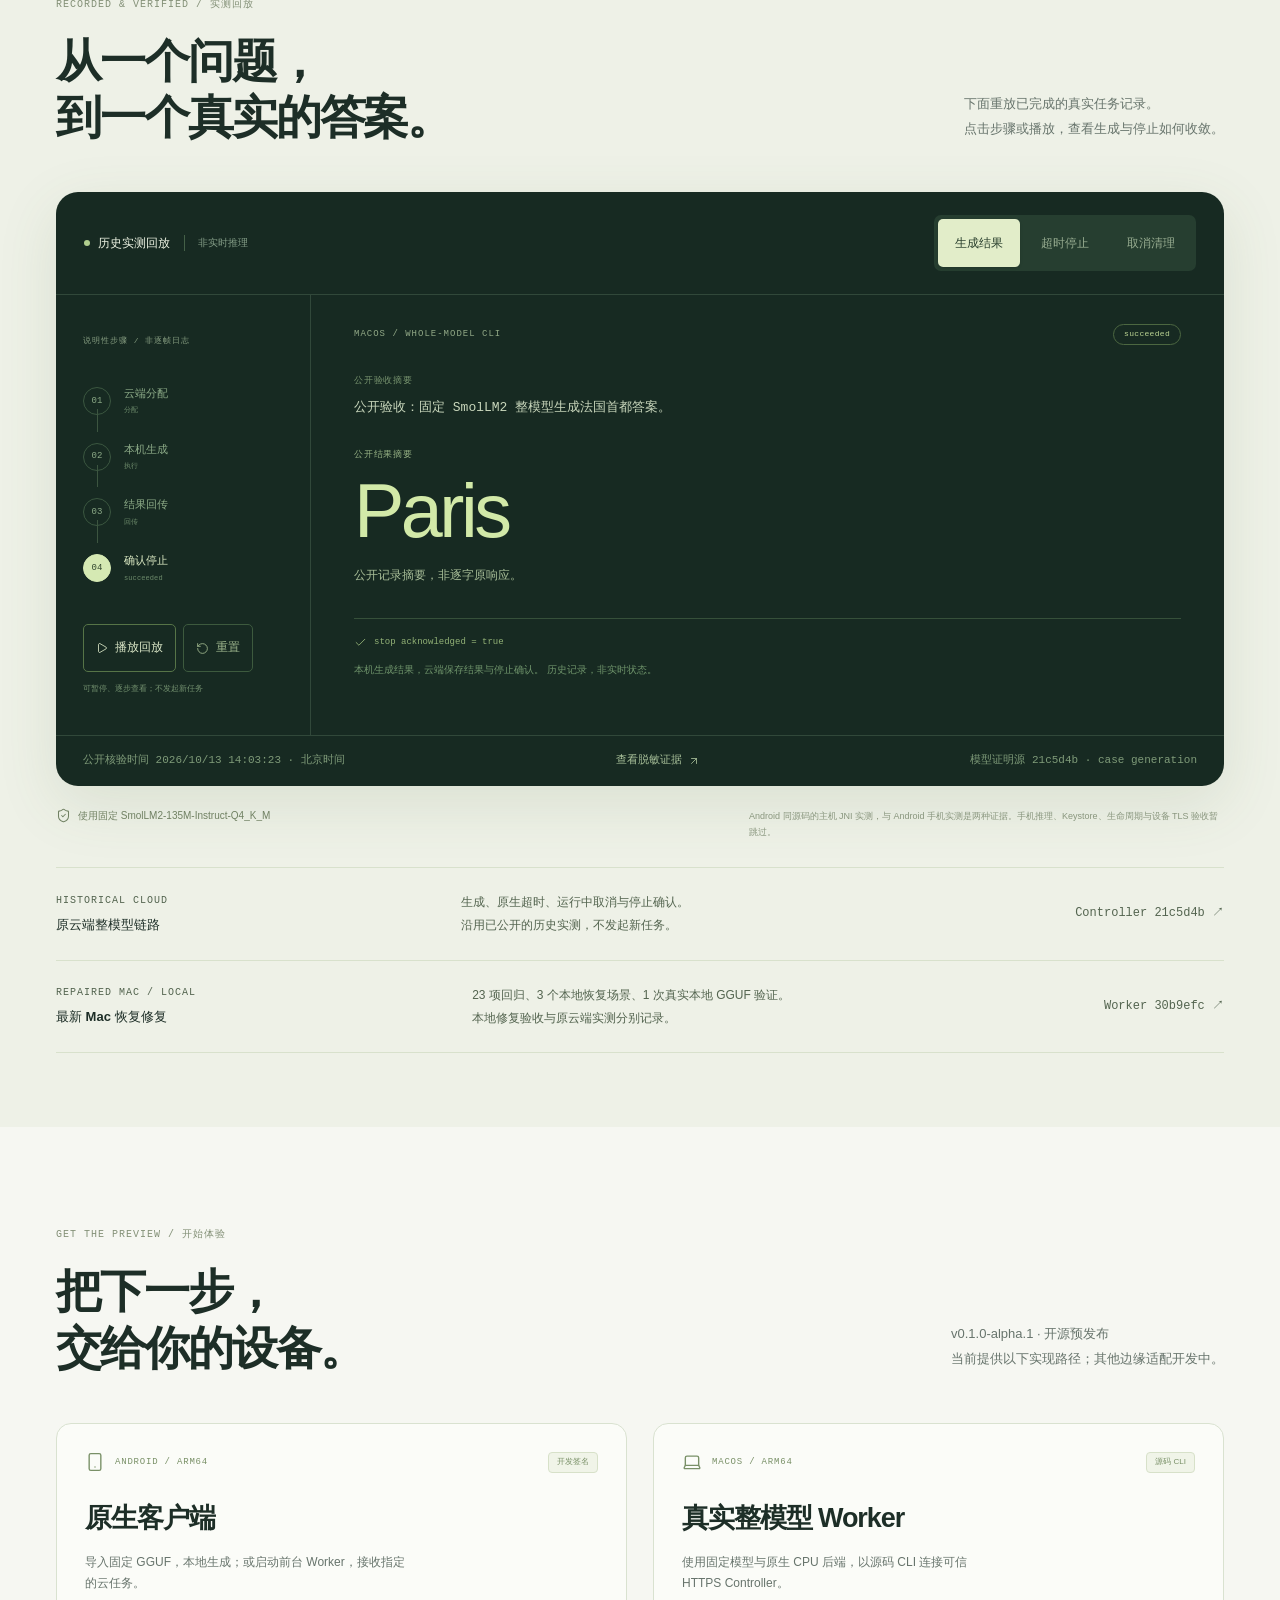
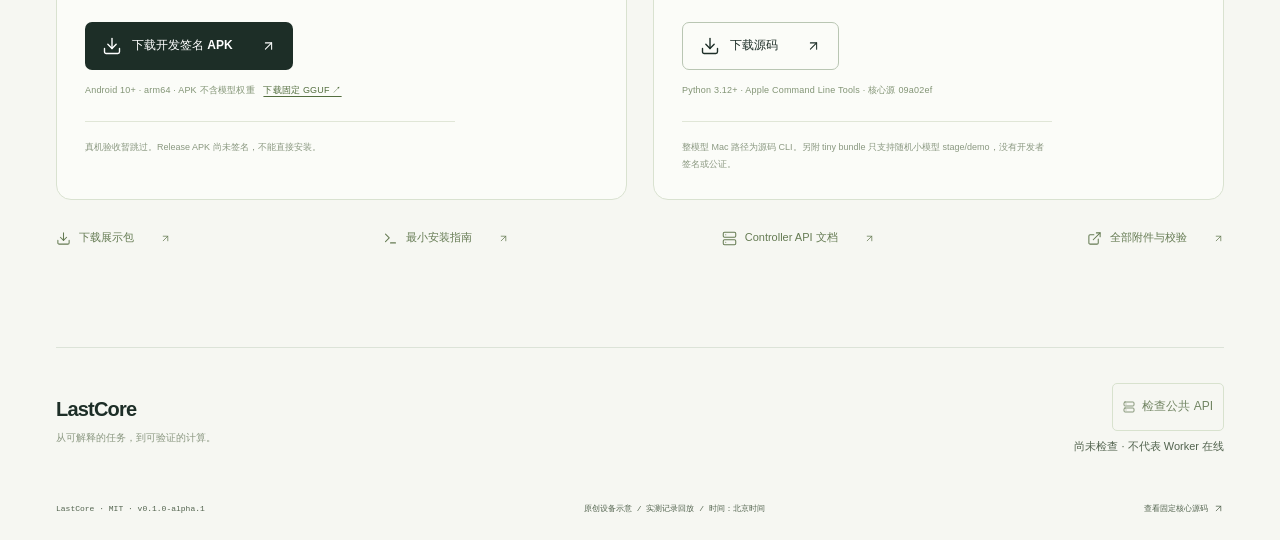
<file: demo/offline.html>
<!doctype html>
<html lang="zh-CN"><head><meta charset="utf-8"><meta name="viewport" content="width=device-width,initial-scale=1"><meta name="theme-color" content="#f6f7f2"><meta name="description" content="LastCore 最小核心预发布：云端 Controller，连接 macOS 与 Android 本地推理。查看真实 GGUF 任务历史回放、验收范围和下载。"><link rel="icon" href="data:image/svg+xml,%3Csvg%20xmlns%3D%22http%3A//www.w3.org/2000/svg%22%20viewBox%3D%220%200%2032%2032%22%3E%3Crect%20width%3D%2232%22%20height%3D%2232%22%20rx%3D%227%22%20fill%3D%22%23f6f7f2%22/%3E%3Cpath%20d%3D%22M3%2023V9l7-4v14l-7%204Zm10%205V8l7-4v20l-7%204Zm10-5V9l6-3v14l-6%203Z%22%20fill%3D%22%231d2e27%22/%3E%3C/svg%3E%0A" type="image/svg+xml"><title>LastCore — 把 AI 计算，交给你的设备。</title><style>
:root{--paper:#f6f7f2;--white:#fff;--ink:#1d2e27;--muted:#67746c;--line:#dce3d8;--green:#d7ecb4;--leaf:#5a7846;--dark:#172a22;--radius:22px;--sans:Inter,"Helvetica Neue","PingFang SC","Microsoft YaHei",sans-serif;--mono:"SFMono-Regular",Consolas,monospace}*{box-sizing:border-box}html{scroll-behavior:smooth;scroll-padding-top:28px}body{margin:0;background:var(--paper);color:var(--ink);font-family:var(--sans);font-size:16px;line-height:1.6;-webkit-font-smoothing:antialiased}a{color:inherit;text-decoration:none}button{font:inherit;color:inherit;cursor:pointer}button,a{-webkit-tap-highlight-color:transparent}button:disabled{cursor:default;opacity:.4}a:focus-visible,button:focus-visible{outline:3px solid #73964d;outline-offset:5px}svg.icon{width:20px;height:20px;stroke-width:1.65;vertical-align:middle;flex-shrink:0}button{background:none;border:0}h1,h2,h3,p{margin:0}h1,h2,h3{line-height:1.15}h1{font-size:clamp(42px,5.05vw,73px);letter-spacing:-.055em;font-weight:650}h2{font-size:clamp(32px,3.6vw,47px);letter-spacing:-.045em;font-weight:620;line-height:1.22}h3{font-size:25px;font-weight:600;letter-spacing:-.04em}.wrap{max-width:1240px;margin-inline:auto;width:calc(100% - 112px)}.site-header{height:103px;display:flex;align-items:center;justify-content:space-between;gap:28px;border-bottom:1px solid var(--line)}.brand{display:flex;align-items:center;gap:11px}.brand strong{font-size:27px;letter-spacing:-1.25px}.brand-mark{width:29px;height:32px}.brand-caption{font-family:var(--mono);font-size:8px;letter-spacing:1.3px;margin-left:17px;color:var(--muted);width:105px;line-height:1.55}nav{display:flex;gap:30px;font-size:13px;font-weight:550}nav a{transition:color .2s}nav a:hover{color:var(--leaf)}.nav-release{border:1px solid #d1dacb;border-radius:50px;display:flex;align-items:center;gap:18px;padding:10px 17px;font-size:12px;font-family:var(--mono)}.hero{padding-top:57px;padding-bottom:48px;display:grid;grid-template-columns:1fr 1.04fr;align-items:center;gap:18px;min-height:610px}.hero-copy{padding-bottom:9px;position:relative;z-index:2}.eyebrow{display:flex;align-items:center;gap:9px;font-family:var(--mono);font-size:11px;letter-spacing:1px;font-weight:500;margin-bottom:25px}.eyebrow-slash{color:#a3aea0;padding:0 8px}.status-dot{width:6px;height:6px;border-radius:50%;background:#66864d;display:inline-block;flex-shrink:0}.hero h1{white-space:nowrap}.word-accent{position:relative;display:inline-block}.accent-line{position:absolute;background:#d0e8b2;height:11px;bottom:2px;left:0;right:-6px;z-index:-1;transform:rotate(-1.5deg)}.hero-intro{color:var(--muted);font-size:15px;line-height:1.85;max-width:390px;margin-top:27px}.hero-actions{display:flex;gap:12px;align-items:center;margin-top:31px}.button{border-radius:7px;padding:14px 19px;min-height:49px;display:inline-flex;align-items:center;justify-content:center;gap:10px;font-size:13px;font-weight:550;transition:background .2s,transform .2s}.button:hover{transform:translateY(-2px)}.primary{background:var(--ink);color:#fff}.primary:hover{background:#34533f}.text-button{padding-inline:12px}.text-button:hover{background:#e9eee2}.outline{border:1px solid #b9c6b3;background:transparent}.outline:hover{background:#e7eddf}.hero-note{display:flex;align-items:center;gap:9px;font-size:10px;letter-spacing:.3px;color:#7b877c;margin-top:28px}.tiny-line{width:19px;height:1px;background:#849c73}.compute-visual{height:503px;position:relative;isolation:isolate;margin-left:-4px}.visual-grid{position:absolute;inset:0;background-image:linear-gradient(#dbe2d442 1px,transparent 1px),linear-gradient(90deg,#dbe2d442 1px,transparent 1px);background-size:27px 27px;mask-image:radial-gradient(ellipse,#000 15%,transparent 72%);z-index:-2}.compute-visual:before{content:"";position:absolute;inset:12% 0 9%;background:radial-gradient(ellipse at 50% 45%,#e0eace 0,transparent 71%);z-index:-3}.visual-topline{position:absolute;top:4px;left:37px;right:15px;display:flex;justify-content:space-between;font-family:var(--mono);color:#8b9785;letter-spacing:1.8px;font-size:8px}.routes{position:absolute;inset:0;width:100%;height:100%;overflow:visible}.controller-device{position:absolute;top:64px;left:26%;width:276px;min-height:94px;border:1px solid #bacab1;background:#f8faf3;box-shadow:0 7px 18px #6f876712,0 1px 1px #fff inset;border-radius:13px;display:flex;align-items:center;gap:15px;padding:15px 18px}.controller-device strong{display:block;font-size:18px;letter-spacing:-.6px;line-height:1.6}.controller-icon{display:grid;place-items:center;width:42px;height:46px;background:#e3ecd5;border:1px solid #d3dfc3;border-radius:9px}.controller-icon .icon{width:24px;height:24px;color:#536b3d}.device-overline{display:block;font-family:var(--mono);font-size:7px;letter-spacing:.9px;color:#839076}.controller-address{font-family:var(--mono);font-size:8px;color:#687960;display:block;white-space:nowrap}.device-chip{position:absolute;bottom:-12px;right:19px;display:block;border:1px solid #bdcbaa;border-radius:4px;background:#e8f1dc;color:#677e52;font-size:8px;padding:2px 7px}.route-label{position:absolute;top:193px;background:var(--paper);padding:0 7px;color:#87977d;font-size:8px;letter-spacing:.5px}.route-first{left:15%}.route-second{right:9%;color:#95a18b}.mac-device{position:absolute;top:240px;left:7px;width:329px}.mac-screen{border:5px solid #273e31;border-bottom-width:8px;border-radius:11px 11px 6px 6px;background:#1a2b23;color:#edf6e1;box-shadow:0 12px 30px #49663822;height:213px;overflow:hidden}.window-bar{height:32px;display:flex;align-items:center;justify-content:space-between;padding:0 12px;color:#8ea68e;font-family:var(--mono);font-size:7px;border-bottom:1px solid #34483a}.window-bar .icon{width:12px;height:12px}.window-dots{display:flex;gap:4px}.window-dots b{height:4px;width:4px;border-radius:50%;background:#8a9b82;opacity:.6}.terminal-body{padding:18px 19px;font-family:var(--mono)}.terminal-comment{font-size:8px;color:#8fa189}.terminal-prompt{font-size:8px;margin-top:12px;color:#c3d0b7}.terminal-result{font-size:44px;font-weight:450;line-height:1.28;letter-spacing:-2px;margin-top:5px;color:#d7ebb3}.terminal-success{color:#bbd997;font-size:8px;display:flex;align-items:center;gap:5px;margin-top:15px}.terminal-success .icon{height:12px;width:12px}.terminal-success span{font-size:7px;color:#8f9e87}.mac-base{position:relative;background:#afbca8;height:11px;margin-inline:-13px;border-radius:2px 2px 70% 70%;box-shadow:0 5px 5px #81957317}.mac-base div{width:42px;height:4px;background:#82997b;border-radius:0 0 3px 3px;margin:auto}.device-caption{display:flex;justify-content:center;gap:10px;margin-top:19px;font-size:11px;letter-spacing:.4px;color:#607a54}.device-caption span{font-size:9px;color:#8a9682}.phone-device{position:absolute;top:246px;right:13px;width:129px;height:220px;background:#243c2d;border:4px solid #344e39;border-radius:19px;box-shadow:0 11px 23px #5c704422;transform:rotate(3deg)}.phone-screen{height:100%;border-radius:14px;background:#e8f0da;overflow:hidden;padding:21px 11px 10px}.phone-notch{position:absolute;z-index:1;top:5px;left:37px;width:49px;height:8px;border-radius:7px;background:#243c2d}.phone-mini-brand{font-size:8px;letter-spacing:-.3px;font-weight:650;color:#3b5230}.phone-screen strong{font-size:12px;letter-spacing:-.5px;display:block;line-height:1.4;margin-top:7px}.phone-art{height:35px;display:flex;align-items:flex-end;gap:4px;margin-top:12px}.phone-art span{display:block;width:16px;background:#a9c881;border-radius:1px;transform:skewY(-13deg)}.phone-art span:nth-child(1){height:25px}.phone-art span:nth-child(2){height:35px;background:#5f8247}.phone-art span:nth-child(3){height:22px;background:#bfd7a0}.phone-model{font-size:6px;color:#738763;margin-top:9px}.phone-model-line{background:#d4e1c1;height:2px;width:73%;margin-top:5px}.phone-action{border:1px solid #c1d2a9;background:#d5e6bd;font-size:7px;text-align:center;padding:5px;margin-top:10px;border-radius:3px;color:#4f6b3c}.phone-footnote{display:block;font-size:5px;text-align:center;margin-top:7px;color:#8ea47b}.phone-device .device-caption{width:150px;margin-left:-15px;margin-top:15px;gap:5px;font-size:10px;white-space:nowrap;transform:rotate(-3deg)}.phone-device .device-caption span{font-size:7px}.visual-caption{position:absolute;bottom:-3px;left:40px;right:0;font-size:8px;color:#829378;display:flex;align-items:center;gap:9px}.visual-caption span:last-child{margin-left:auto;margin-right:9px;letter-spacing:.5px}.caption-cross{font-size:16px}.proof-strip{border-block:1px solid var(--line);display:grid;grid-template-columns:repeat(3,1fr);padding:27px 0;gap:30px}.proof-strip>div{display:flex;gap:21px;align-items:flex-start}.proof-number{color:#899a7c;font-family:var(--mono);font-size:10px;padding-top:4px}.proof-strip strong{font-size:14px;font-weight:550;letter-spacing:-.2px}.proof-strip p{font-size:11px;color:var(--muted);margin-top:4px}.section-space{padding-top:100px;padding-bottom:100px}.section-heading{display:flex;justify-content:space-between;align-items:flex-end;gap:36px;margin-bottom:47px}.section-heading>.eyebrow,.section-heading .eyebrow{margin-bottom:20px;font-size:10px}.section-heading>p{font-size:13px;line-height:1.9;color:var(--muted);max-width:310px;padding-bottom:4px}.muted{color:#839077}.flow-path{display:grid;grid-template-columns:1fr 44px 1fr 44px 1fr;align-items:center}.flow-path article{padding:0 18px 0 0}.step-top{display:flex;align-items:center;gap:23px;margin-bottom:27px;font-family:var(--mono);font-size:9px;letter-spacing:1px;color:#86957b}.step-top .icon{width:23px;height:23px;color:#6a8059}.flow-path h3{font-size:22px;letter-spacing:-.6px}.flow-path p{font-size:12px;line-height:1.9;color:var(--muted);margin-top:15px}.flow-tag{display:inline-block;margin-top:23px;font-size:9px;letter-spacing:.5px;color:#72845f;border:1px solid #d7dfce;border-radius:30px;padding:4px 9px}.flow-arrow{color:#a9b49e;padding-top:24px;justify-self:start}.scope-note{font-size:10px;color:#89937e;border-top:1px solid var(--line);padding-top:19px;margin-top:40px}.replay-section{background:#eef1e7;padding-top:81px;padding-bottom:74px}.replay-shell{background:var(--dark);color:#eef4e4;border-radius:var(--radius);overflow:hidden;box-shadow:0 18px 60px #536d4020}.replay-top{display:flex;justify-content:space-between;align-items:center;gap:20px;padding:23px 28px;border-bottom:1px solid #31483a}.history-label{display:flex;align-items:center;gap:8px;font-size:12px}.history-label .status-dot{background:#b0ce8e}.history-label>span:last-child{color:#859e88;font-size:10px;border-left:1px solid #446047;margin-left:6px;padding-left:13px}.replay-tabs{display:flex;gap:4px;padding:4px;background:#263e30;border-radius:7px}.replay-tabs button{color:#97ac90;padding:8px 17px;font-size:11px;border-radius:5px}.replay-tabs button[aria-selected=true]{background:#e2edc9;color:#283e2c;box-shadow:0 1px 3px #0002}.replay-layout{display:grid;grid-template-columns:255px 1fr;min-height:440px}.replay-sidebar{padding:30px 27px;border-right:1px solid #31483a}.small-label{font-family:var(--mono);font-size:8px;letter-spacing:1px;color:#869d80}.replay-steps{list-style:none;padding:0;margin:22px 0 28px}.replay-steps li{position:relative}.replay-steps li:not(:last-child):before{content:"";position:absolute;left:14px;top:36px;bottom:-3px;background:#3c5540;width:1px}.replay-steps button{padding:12px 0;display:flex;align-items:center;gap:13px;text-align:left;width:100%;font-size:11px;color:#8caa87}.step-circle{display:grid;place-items:center;width:28px;height:28px;flex-shrink:0;border-radius:50%;border:1px solid #3b5740;font-family:var(--mono);font-size:9px;background:var(--dark)}.replay-steps button.active{color:#dfedc6}.replay-steps button.active .step-circle{background:#d5e9b3;color:#32472e;border-color:#d5e9b3}.replay-steps small{display:block;font-family:var(--mono);font-size:7px;color:#6d8b6b;letter-spacing:.1px;margin-top:3px}.play-controls{display:flex;gap:7px}.play-button{display:flex;align-items:center;gap:7px;font-size:10px;color:#dcE8C8;border:1px solid #567447;border-radius:5px;padding:8px 12px;min-height:34px}.play-button:hover{background:#294333}.play-button .icon{width:12px;height:12px}.reset-button{border:1px solid #3d5a3e;border-radius:5px;width:34px;min-height:34px;color:#9bb38b}.reset-button .icon{width:13px;height:13px}.play-note{display:block;font-size:8px;color:#73916f;margin-top:11px}.replay-output{padding:29px 43px 31px;display:flex;flex-direction:column}.output-top{display:flex;justify-content:space-between;align-items:center;margin-bottom:28px;font-family:var(--mono);font-size:9px;letter-spacing:1px;color:#91a886}.result-state{letter-spacing:.3px;border:1px solid #4c6741;color:#bcd593;border-radius:30px;padding:3px 10px;font-size:8px}.prompt-label,.result-label{font-size:9px;color:#78946f;letter-spacing:.8px}.replay-prompt{font-family:var(--mono);font-size:13px;color:#c9d7bc;margin-top:10px;line-height:1.65}.result-label{margin-top:28px;color:#97b285}.result-word{font-size:clamp(39px,5.9vw,78px);color:#d2e9a8;line-height:1.1;margin-top:9px;letter-spacing:-3.5px;font-weight:450;min-height:86px}.result-quote{font-family:var(--mono);font-size:12px;color:#a8be98;margin-top:11px;min-height:20px;overflow-wrap:anywhere}.receipt-line{display:flex;justify-content:space-between;gap:15px;margin-top:31px;padding-top:16px;border-top:1px solid #36503a;font-family:var(--mono);font-size:9px;color:#92b176}.receipt-line span:first-child{display:flex;gap:7px;align-items:center}.receipt-line b{font-weight:400}.receipt-line .icon{width:13px;height:13px}.replay-stage-note{font-size:10px;color:#6f946b;margin-top:12px;min-height:17px;line-height:1.6}.replay-footer{border-top:1px solid #31483a;display:flex;align-items:center;justify-content:space-between;gap:12px;padding:16px 27px;color:#7f9b79;font-size:8px;font-family:var(--mono);flex-wrap:wrap}.replay-footer a{display:flex;align-items:center;gap:6px;color:#aac29b}.replay-footer .icon{width:12px;height:12px}.evidence-footnote{display:flex;justify-content:space-between;gap:25px;padding-top:22px;color:#708062;font-size:10px}.evidence-footnote>span{display:flex;align-items:flex-start;gap:7px;white-space:nowrap}.evidence-footnote .icon{width:15px;height:15px}.evidence-footnote p{max-width:475px;font-size:9px;line-height:1.8;color:#89967e}.download-grid{display:grid;grid-template-columns:1fr 1fr;gap:26px}.download-card{background:#fbfcf8;border:1px solid #d9e2d0;border-radius:15px;padding:28px 28px 26px}.download-platform{display:flex;align-items:center;gap:10px;font-family:var(--mono);font-size:9px;letter-spacing:.8px;color:#799067}.download-platform .icon{height:20px;width:20px}.preview-tag{margin-left:auto;border:1px solid #d7e1c9;background:#f0f4e8;padding:3px 8px;border-radius:4px;font-family:var(--sans);font-size:8px;letter-spacing:0}.download-card h3{margin-top:28px;font-size:27px;line-height:1.3}.download-card p{font-size:12px;color:var(--muted);line-height:1.8;max-width:320px;min-height:44px;margin-top:16px}.download-cta{margin-top:26px;justify-content:flex-start;font-size:12px;padding:12px 17px;min-height:45px}.download-cta>.icon:last-child{margin-left:18px;width:15px}.download-detail{font-size:9px;letter-spacing:.2px;color:#829475;margin-top:13px}.boundary-note{font-size:9px;line-height:1.9;color:#8a9880;border-top:1px solid #e0e6d7;margin-top:24px;padding-top:17px;min-height:48px;max-width:370px}.resource-row{display:flex;justify-content:space-between;gap:20px;padding:29px 0 0}.resource-row a{display:flex;align-items:center;gap:8px;font-size:11px;color:#657b53}.resource-row .icon{width:15px;height:15px}.resource-row .icon:last-child{width:11px;margin-left:18px}.closing{border-top:1px solid var(--line);padding-block:35px;display:flex;align-items:center;justify-content:space-between;gap:30px}.closing-brand{font-size:20px;letter-spacing:-.8px;font-weight:600}.closing-brand span{display:block;font-size:10px;letter-spacing:0;color:#8a9780;font-weight:400;margin-top:5px}.service-check{display:flex;flex-direction:column;align-items:flex-end;gap:7px}.service-check button{font-size:10px;border:1px solid #d8e2ce;border-radius:5px;padding:8px 10px;display:flex;align-items:center;gap:7px;color:#728563}.service-check .icon{width:12px;height:12px}.service-check span{font-size:8px;color:#8b9882;max-width:300px;text-align:right}.site-footer{display:flex;justify-content:space-between;gap:20px;font-family:var(--mono);font-size:8px;color:#98a18e;padding-bottom:25px;padding-top:12px}.site-footer a{display:flex;gap:5px;align-items:center}.site-footer .icon{width:11px;height:11px}.skip-link{position:fixed;top:-100px;left:10px;background:#173124;color:#fff;padding:10px 15px;z-index:100}.skip-link:focus{top:10px}section[id]{scroll-margin-top:35px}::selection{background:#d1e7b6;color:#1a3123}
@media(min-width:1500px){.hero{gap:35px}.hero h1{font-size:77px}.compute-visual{height:540px}.phone-device{right:19px}.controller-device{top:72px}.mac-device{top:270px}.phone-device{top:275px}.route-label{top:212px}}
@media(max-width:1150px){.wrap{width:calc(100% - 70px)}.brand-caption{display:none}.hero{gap:5px;min-height:550px}.hero h1{font-size:55px}.compute-visual{height:465px;transform:scale(.88);transform-origin:right center;margin-left:-65px;width:540px;max-width:none}.hero-intro{max-width:330px;font-size:13px}.hero-actions{gap:3px}.button{font-size:11px;padding-inline:15px}.terminal-result{font-size:44px}.section-space{padding-block:78px}.replay-layout{grid-template-columns:230px 1fr}.replay-output{padding:28px}.resource-row .icon:last-child{margin-left:0}}
@media(max-width:900px){.wrap{width:calc(100% - 48px)}.site-header{height:85px;gap:12px}nav{gap:19px;font-size:11px}.nav-release{font-size:9px;gap:8px;padding:9px 11px}.hero{grid-template-columns:1fr;padding-top:49px;gap:12px}.hero-copy{max-width:650px}.hero h1{font-size:64px}.hero-intro{max-width:520px;font-size:14px;margin-top:22px}.hero-actions{margin-top:23px;gap:8px}.hero-note{margin-top:20px}.compute-visual{transform:none;height:484px;width:600px;max-width:100%;margin-inline:auto}.controller-device{left:27%;top:59px}.mac-device{left:27px}.phone-device{right:37px}.visual-topline{top:18px}.visual-caption{left:45px;right:31px}.route-label{top:193px}.proof-strip{gap:19px;padding-block:23px}.proof-strip>div{gap:10px}.proof-strip strong{font-size:11px}.proof-strip p{font-size:9px}.proof-number{font-size:8px}.section-heading{gap:26px}.section-heading>p{font-size:11px}.section-heading h2{font-size:37px}.flow-path{grid-template-columns:1fr 22px 1fr 22px 1fr}.step-top{gap:10px;font-size:7px}.flow-path h3{font-size:19px}.flow-path p{font-size:10px}.flow-path article{padding-right:7px}.replay-top{padding-inline:19px;gap:12px}.history-label{font-size:10px}.history-label>span:last-child{font-size:8px;padding-left:8px;margin-left:1px}.replay-tabs button{font-size:9px;padding:8px 11px}.replay-layout{grid-template-columns:200px 1fr}.replay-sidebar{padding-inline:21px}.replay-steps button{font-size:10px}.replay-steps small{font-size:6px}.replay-output{padding:27px 24px}.result-word{font-size:58px;min-height:65px}.receipt-line{font-size:7px;gap:6px}.evidence-footnote{display:block}.evidence-footnote p{max-width:none;margin-top:9px}.download-card{padding-inline:22px}.download-card h3{font-size:24px}.download-card p{font-size:11px}.resource-row a{font-size:9px}.resource-row .icon{width:12px}}
@media(max-width:600px){.wrap{width:calc(100% - 38px)}.site-header{height:73px;gap:9px}.brand{gap:7px}.brand strong{font-size:24px}.brand-mark{width:23px;height:25px}nav{display:none}.nav-release{font-size:8px;padding:7px 9px;gap:8px}.nav-release .icon{height:12px;width:12px}.hero{padding-top:36px;padding-bottom:26px;gap:13px;min-height:0}.hero h1{font-size:clamp(38px,10.7vw,50px);line-height:1.24;letter-spacing:-.055em}.eyebrow{font-size:8px;letter-spacing:.6px;margin-bottom:20px;gap:6px}.eyebrow-slash{padding-inline:5px}.hero-intro{font-size:12px;max-width:330px;line-height:1.85;margin-top:19px}.hero-actions{margin-top:22px;gap:2px}.button{min-height:42px;padding:11px 13px;gap:7px;font-size:10px}.button .icon{width:15px;height:15px}.hero-note{font-size:8px;margin-top:18px;gap:7px}.accent-line{height:7px;bottom:4px}.compute-visual{width:100%;height:337px;transform:none;margin:0}.visual-grid{background-size:21px 21px}.visual-topline{top:6px;left:9px;right:4px;font-size:6px;letter-spacing:1.2px}.controller-device{width:206px;min-height:75px;left:50%;transform:translateX(-50%);top:34px;padding:11px 12px;gap:11px;border-radius:10px}.controller-icon{width:31px;height:36px;border-radius:6px}.controller-icon .icon{width:19px;height:19px}.controller-device strong{font-size:14px}.device-overline{font-size:5px}.controller-address{font-size:6px}.device-chip{font-size:6px;bottom:-10px;right:13px}.routes{height:355px;top:-5px}.route-label{font-size:6px;top:137px;padding-inline:4px}.route-first{left:7%}.route-second{right:4%}.mac-device{top:180px;left:0;width:220px}.mac-screen{border-width:4px;border-bottom-width:6px;border-radius:8px 8px 4px 4px;height:139px}.window-bar{height:20px;padding-inline:7px;font-size:5px}.window-bar .icon{width:9px;height:9px}.window-dots{gap:3px}.window-dots b{width:3px;height:3px}.terminal-body{padding:10px 11px}.terminal-comment{font-size:5px}.terminal-prompt{font-size:5px;margin-top:8px}.terminal-result{font-size:30px;margin-top:3px;letter-spacing:-1px}.terminal-success{font-size:5px;margin-top:8px;gap:3px}.terminal-success .icon{width:8px;height:8px}.terminal-success span{font-size:5px}.mac-base{height:7px;margin-inline:-5px}.mac-base div{width:28px;height:3px}.device-caption{font-size:8px;gap:7px;margin-top:12px}.device-caption span{font-size:6px}.phone-device{width:90px;height:150px;top:178px;right:2px;border-width:3px;border-radius:13px}.phone-screen{border-radius:9px;padding:12px 7px 7px}.phone-notch{width:34px;height:5px;top:3px;left:25px}.phone-mini-brand{font-size:6px}.phone-art{height:21px;gap:3px;margin-top:6px}.phone-art span{width:11px}.phone-art span:nth-child(1){height:15px}.phone-art span:nth-child(2){height:22px}.phone-art span:nth-child(3){height:14px}.phone-screen strong{font-size:8px;line-height:1.35;margin-top:6px}.phone-model{font-size:5px;margin-top:5px}.phone-model-line{margin-top:3px;height:1px}.phone-action{font-size:5px;padding:3px;margin-top:6px}.phone-footnote{font-size:4px;margin-top:4px}.phone-device .device-caption{width:105px;margin-left:-10px;margin-top:10px;font-size:7px;gap:4px}.phone-device .device-caption span{font-size:4.5px}.visual-caption{bottom:-25px;left:6px;right:0;font-size:6px;gap:5px}.visual-caption span:last-child{margin-right:0}.caption-cross{font-size:12px}.proof-strip{margin-top:26px;grid-template-columns:1fr;gap:14px;padding:23px 0}.proof-strip>div{gap:15px;align-items:center}.proof-number{font-size:9px}.proof-strip strong{font-size:12px}.proof-strip p{font-size:9px;display:inline;margin-left:8px}.section-space{padding-block:59px}.section-heading{display:block;margin-bottom:33px}.section-heading .eyebrow{font-size:8px;margin-bottom:17px}.section-heading h2{font-size:32px;line-height:1.25}.section-heading>p{font-size:11px;margin-top:18px;line-height:1.8;max-width:290px}.flow-path{grid-template-columns:1fr;gap:0}.flow-path article{padding:0 0 23px;border-bottom:1px solid var(--line)}.step-top{margin-bottom:14px;font-size:8px;justify-content:space-between}.step-top .icon{height:19px;width:19px}.flow-path h3{font-size:21px}.flow-path p{font-size:11px;margin-top:11px}.flow-tag{margin-top:12px;font-size:8px}.flow-arrow{padding-block:14px;transform:rotate(90deg);justify-self:center}.flow-arrow .icon{width:17px;height:17px}.scope-note{border:0;padding-top:0;margin-top:19px;font-size:9px;line-height:1.8}.replay-section{padding-top:51px;padding-bottom:46px}.replay-shell{border-radius:14px}.replay-top{display:block;padding:18px 16px 13px}.history-label{font-size:10px}.replay-tabs{margin-top:14px;justify-content:space-between}.replay-tabs button{font-size:10px;padding:8px 15px;flex:1}.replay-layout{display:flex;flex-direction:column;min-height:0}.replay-sidebar{padding:17px 17px 13px;border-right:0;border-bottom:1px solid #31483a}.small-label{font-size:7px}.replay-steps{display:grid;grid-template-columns:repeat(4,1fr);margin:10px 0 15px;gap:5px}.replay-steps button{display:block;padding:4px 0;font-size:8px;text-align:left;line-height:1.5}.step-circle{width:22px;height:22px;margin-bottom:8px;font-size:8px}.replay-steps small{font-size:5px;overflow-wrap:anywhere;line-height:1.4;max-width:55px;letter-spacing:-.1px}.replay-steps li:not(:last-child):before{top:15px;bottom:auto;left:26px;width:calc(100% - 17px);height:1px}.play-controls{display:inline-flex;vertical-align:middle}.play-button{padding:7px 9px;font-size:9px;min-height:29px}.reset-button{min-height:29px;width:29px}.play-note{display:inline-block;vertical-align:middle;margin:0 0 0 9px;max-width:137px;font-size:7px;line-height:1.7}.replay-output{padding:23px 19px 22px}.output-top{font-size:7px;margin-bottom:21px;gap:9px}.result-state{font-size:6px;padding:3px 7px}.prompt-label,.result-label{font-size:8px}.replay-prompt{font-size:10px;margin-top:9px;line-height:1.75}.result-label{margin-top:23px}.result-word{font-size:50px;line-height:1.18;margin-top:7px;letter-spacing:-2px;min-height:60px}.result-quote{font-size:9px;line-height:1.8;margin-top:6px}.receipt-line{margin-top:24px;padding-top:13px;display:block;font-size:7px}.receipt-line>span:last-child{display:block;margin:8px 0 0 19px}.receipt-line .icon{height:12px;width:12px}.replay-stage-note{font-size:8px;line-height:1.8;margin-top:10px;min-height:27px}.replay-footer{display:grid;grid-template-columns:1fr auto;padding:12px 17px;gap:8px;font-size:6px}.replay-footer span:last-child{grid-column:1/-1;font-size:6px;overflow-wrap:anywhere}.replay-footer a{font-size:7px}.evidence-footnote{font-size:8px;padding-top:16px}.evidence-footnote p{font-size:8px;line-height:1.85;margin-top:10px}.evidence-footnote .icon{width:12px;height:12px}.download-grid{grid-template-columns:1fr;gap:17px}.download-card{padding:23px 23px 21px}.download-platform{font-size:8px}.download-card h3{font-size:25px;margin-top:24px}.download-card p{font-size:11px;margin-top:13px;min-height:0}.download-cta{font-size:11px;margin-top:21px;min-height:44px;padding:12px 16px}.download-detail{font-size:8px;margin-top:12px}.boundary-note{font-size:8px;margin-top:20px;padding-top:14px;min-height:0}.resource-row{display:grid;grid-template-columns:1fr;gap:15px;padding-top:26px}.resource-row a{font-size:11px;padding-bottom:13px;border-bottom:1px solid var(--line)}.resource-row .icon:last-child{margin-left:auto}.closing{padding-block:29px;align-items:flex-start;gap:16px}.closing-brand{font-size:17px}.closing-brand span{font-size:8px;line-height:1.7;max-width:148px}.service-check{max-width:155px}.service-check button{font-size:8px;padding:6px 8px;min-height:29px}.service-check span{font-size:6px;line-height:1.8}.site-footer{display:grid;grid-template-columns:1fr auto;font-size:6px;padding-bottom:20px;gap:7px}.site-footer>span:nth-child(2){grid-column:1/-1;grid-row:2}.site-footer a{grid-column:2;grid-row:1}.site-footer .icon{width:9px;height:9px}}
@media(max-width:365px){.wrap{width:calc(100% - 32px)}.proof-strip p{display:block;margin:3px 0 0}.mac-device{width:202px}.phone-device{right:0;width:84px;height:146px}.compute-visual{height:335px}.hero h1{font-size:37px}.replay-tabs button{padding-inline:10px}.play-note{max-width:117px}.phone-device .device-caption{width:100px}.download-platform{font-size:7px}.preview-tag{font-size:7px}}
@media(prefers-reduced-motion:reduce){html{scroll-behavior:auto}*,*:before,*:after{animation:none!important;transition:none!important}.button:hover{transform:none}}
@media print{body{background:#fff}.site-header{height:65px}.hero{padding-top:30px}.wrap{width:92%}.section-space{padding-block:45px}.replay-shell{box-shadow:none;print-color-adjust:exact;-webkit-print-color-adjust:exact}.hero,.flow-section,.download-card,.replay-shell{break-inside:avoid}.play-controls,.service-check,.nav-release{display:none}a:after{content:none}.site-footer{border-top:1px solid #ddd}}

.model-link{display:inline-block;color:#536e3f;text-decoration:underline;text-underline-offset:3px;margin-left:6px}
/* Separate figure captions from device labels at every breakpoint. */
.compute-visual{height:550px}.visual-caption{top:528px;bottom:auto;left:37px;font-size:9px}.device-caption{font-size:12px}.device-caption span{font-size:10px}.replay-footer{font-size:9px}
@media(min-width:1500px){.compute-visual{height:575px}.visual-caption{top:554px}}
@media(max-width:1150px){.compute-visual{height:550px}.visual-caption{top:528px}}
@media(max-width:900px){.compute-visual{height:535px}.visual-caption{top:507px;left:35px;right:25px;font-size:8px}}
@media(max-width:600px){.compute-visual{height:381px}.visual-caption{top:362px;left:6px;right:0;font-size:7px;line-height:1.5}.device-caption{font-size:9px}.device-caption span{font-size:7px}.phone-device .device-caption{font-size:8px}.phone-device .device-caption span{font-size:5px}.replay-footer{font-size:7px}.replay-footer span:last-child{font-size:7px}}
.verification-matrix{margin-top:27px;border-top:1px solid #d8e1cc}.verification-matrix article{display:grid;grid-template-columns:1fr 1.55fr auto;align-items:center;gap:24px;padding:23px 0;border-bottom:1px solid #d8e1cc}.verification-title span{display:block;font-size:7px;font-family:var(--mono);letter-spacing:1px;color:#8c9c7e}.verification-title strong{display:block;font-size:13px;font-weight:550;margin-top:6px}.verification-matrix p{font-size:10px;line-height:1.9;color:#839375}.verification-matrix a{font-size:9px;font-family:var(--mono);color:#657f4e;white-space:nowrap}@media(max-width:900px){.verification-matrix article{gap:16px;grid-template-columns:1fr 1.45fr}.verification-matrix a{grid-column:2;justify-self:start}.verification-matrix p{font-size:9px}.verification-title strong{font-size:12px}}@media(max-width:600px){.verification-matrix{margin-top:22px}.verification-matrix article{grid-template-columns:1fr;padding-block:20px;gap:12px}.verification-title strong{font-size:13px}.verification-matrix p{font-size:10px}.verification-matrix a{grid-column:1;font-size:8px}}
/* Future edge adapters are explicitly developmental, not verified devices. */
.edge-development{position:absolute;top:130px;right:-3px;width:126px;min-height:43px;padding:10px 8px;border:1px dashed #b8c6ac;border-radius:8px;background:#f4f7ee;display:flex;align-items:center;justify-content:center;gap:6px;color:#839277}.edge-development strong{font-size:9px;font-weight:500;white-space:nowrap}.edge-development span{font-size:7px;border-left:1px solid #d6dfcc;padding-left:6px;white-space:nowrap}.edge-route-mobile{display:none}
@media(min-width:1500px){.edge-development{top:138px}}
@media(max-width:600px){.edge-development{top:126px;right:0;width:109px;min-height:34px;padding:8px 6px;gap:4px;border-radius:6px}.edge-development strong{font-size:8px}.edge-development span{font-size:6px;padding-left:4px}.edge-route-wide{display:none}.edge-route-mobile{display:block}.route-second{display:none}}

/* Shared LastCore interaction tokens: marketing uses paper; control surfaces use ink. */
:root{--lc-accent:#d7ecb4;--lc-ink:#1d2e27;--lc-touch:48px;--lc-focus:#5a7846}
.site-header nav a,.nav-release{min-height:var(--lc-touch);display:inline-flex;align-items:center}
.button,.replay-tabs button,.replay-steps button,.play-button,.reset-button,.service-check button{min-height:var(--lc-touch)}
.reset-button{min-width:var(--lc-touch)}
.replay-tabs button{font-size:12px}.service-check button{font-size:12px}.play-button{font-size:12px}
.hero-note,.visual-caption,.site-footer,.verification-title span,.verification-matrix p,.verification-matrix a{color:#53644f}
.verification-matrix p,.verification-matrix a{font-size:12px}.verification-title span{font-size:10px}
.service-check span{font-size:11px;color:#53644f}.replay-footer{font-size:11px}
.button:hover{transform:none}.button:active,.play-button:active,.reset-button:active{filter:brightness(.94)}
@media(max-width:600px){.site-header nav{gap:14px}.replay-tabs{flex-wrap:wrap}.replay-tabs button{padding:8px 10px;font-size:12px}.service-check{max-width:190px}.service-check span{font-size:10px}.site-footer{font-size:10px}.replay-footer,.replay-footer span:last-child{font-size:10px}.verification-matrix p{font-size:12px}.verification-matrix a{font-size:11px}}

/* Short, visible action labels; reset is no longer icon-only. */
.reset-button{width:auto;display:inline-flex;align-items:center;justify-content:center;gap:7px;padding:8px 12px;font-size:12px}
.replay-steps button:focus-visible{outline:2px solid var(--lc-accent);outline-offset:3px}

</style></head>
<body><a class="skip-link" href="#main">跳到主要内容</a>
<header class="site-header wrap"><a class="brand" href="#overview" aria-label="LastCore 首页"><svg class="brand-mark" viewBox="0 0 32 32" aria-hidden="true"><path d="M3 23V9l7-4v14l-7 4Zm10 5V8l7-4v20l-7 4Zm10-5V9l6-3v14l-6 3Z" fill="currentColor"/></svg><strong>LastCore</strong><span class="brand-caption">LOCAL COMPUTE. REAL RESULTS.</span></a><nav aria-label="主导航"><a href="#flow">工作方式</a><a href="#replay">实测回放</a><a href="#download">开始体验</a></nav><a class="nav-release" href="https://github.com/7onytang/LastCore/releases/tag/v0.1.0-alpha.1" target="_blank" rel="noopener">v0.1.0-alpha.1 <svg aria-hidden="true" focusable="false" class="icon "
  xmlns="http://www.w3.org/2000/svg"
  width="24"
  height="24"
  viewBox="0 0 24 24"
  fill="none"
  stroke="currentColor"
  stroke-width="2"
  stroke-linecap="round"
  stroke-linejoin="round"
>
  <path d="M7 7h10v10" />
  <path d="M7 17 17 7" />
</svg>
</a></header>
<main id="main">
<section class="hero wrap" id="overview"><div class="hero-copy"><div class="eyebrow"><span class="status-dot"></span> 最小核心预发布 <span class="eyebrow-slash">/</span> OPEN SOURCE</div><h1>把 AI 计算，<br>交给<span class="word-accent">你的设备<span class="accent-line"></span></span>。</h1><p class="hero-intro">面向多类型边缘设备的计算网络。macOS 与 Android 是当前实现路径，其他边缘设备适配正在开发；任务流转与停止确认都有据可查。</p><div class="hero-actions"><a class="button primary" href="#replay"><svg aria-hidden="true" focusable="false" class="icon "
  xmlns="http://www.w3.org/2000/svg"
  width="24"
  height="24"
  viewBox="0 0 24 24"
  fill="none"
  stroke="currentColor"
  stroke-width="2"
  stroke-linecap="round"
  stroke-linejoin="round"
>
  <path d="M5 5a2 2 0 0 1 3.008-1.728l11.997 6.998a2 2 0 0 1 .003 3.458l-12 7A2 2 0 0 1 5 19z" />
</svg>
 查看实测</a><a class="button text-button" href="#download">获取客户端 <svg aria-hidden="true" focusable="false" class="icon "
  xmlns="http://www.w3.org/2000/svg"
  width="24"
  height="24"
  viewBox="0 0 24 24"
  fill="none"
  stroke="currentColor"
  stroke-width="2"
  stroke-linecap="round"
  stroke-linejoin="round"
>
  <path d="M7 7h10v10" />
  <path d="M7 17 17 7" />
</svg>
</a></div><div class="hero-note"><span class="tiny-line"></span> 固定 SmolLM2 GGUF · 设备侧 CPU 整模型执行</div></div>
<div class="compute-visual" role="img" aria-label="架构示意：云端Controller面向多类型边缘设备。Mac与Android是当前实现路径，其他边缘节点适配正在开发。Android画面是示意，真机验收暂跳过。"><div class="visual-grid"></div><div class="visual-topline"><span>COMPUTE TOPOLOGY</span><span>CORE → EDGE</span></div><svg class="routes" viewBox="0 0 600 510" aria-hidden="true"><path d="M304 139V216H169V287M304 216H520V286" fill="none" stroke="#a7b8a6" stroke-width="1.3" stroke-dasharray="4 5"/><path class="edge-route-wide" d="M304 139H485" fill="none" stroke="#a7b8a6" stroke-width="1.3" stroke-dasharray="3 5"/><path class="edge-route-mobile" d="M304 202H420" fill="none" stroke="#a7b8a6" stroke-width="1.3" stroke-dasharray="3 5"/><path class="route-highlight" d="M304 139V216H169V287" fill="none" stroke="#5a8852" stroke-width="1.8"/><circle cx="304" cy="216" r="5" fill="#e8ecd9" stroke="#5a8852"/><circle cx="169" cy="284" r="4" fill="#5a8852"/><circle cx="520" cy="284" r="4" fill="#a7b8a6"/></svg>
<div class="controller-device"><div class="controller-icon"><svg aria-hidden="true" focusable="false" class="icon "
  xmlns="http://www.w3.org/2000/svg"
  width="24"
  height="24"
  viewBox="0 0 24 24"
  fill="none"
  stroke="currentColor"
  stroke-width="2"
  stroke-linecap="round"
  stroke-linejoin="round"
>
  <rect width="20" height="8" x="2" y="2" rx="2" ry="2" />
  <rect width="20" height="8" x="2" y="14" rx="2" ry="2" />
  <line x1="6" x2="6.01" y1="6" y2="6" />
  <line x1="6" x2="6.01" y1="18" y2="18" />
</svg>
</div><div><span class="device-overline">CLOUD / COORDINATOR</span><strong>Controller</strong><span class="controller-address">8.134.161.123 · HTTPS</span></div><span class="device-chip">调度与租约</span></div>
<div class="edge-development"><strong>其他边缘节点</strong><span>开发中</span></div><div class="route-label route-first">领取 → 执行 → 回传</div><div class="route-label route-second">同一任务协议</div>
<div class="mac-device"><div class="mac-screen"><div class="window-bar"><span class="window-dots"><b></b><b></b><b></b></span><span>lastcore / whole-model</span><svg aria-hidden="true" focusable="false" class="icon "
  xmlns="http://www.w3.org/2000/svg"
  width="24"
  height="24"
  viewBox="0 0 24 24"
  fill="none"
  stroke="currentColor"
  stroke-width="2"
  stroke-linecap="round"
  stroke-linejoin="round"
>
  <path d="M12 19h8" />
  <path d="m4 17 6-6-6-6" />
</svg>
</div><div class="terminal-body"><div class="terminal-comment"># 历史结果摘要 · macOS CLI</div><div class="terminal-prompt">What is the capital of France?</div><div class="terminal-result">Paris</div><div class="terminal-success"><svg aria-hidden="true" focusable="false" class="icon "
  xmlns="http://www.w3.org/2000/svg"
  width="24"
  height="24"
  viewBox="0 0 24 24"
  fill="none"
  stroke="currentColor"
  stroke-width="2"
  stroke-linecap="round"
  stroke-linejoin="round"
>
  <path d="M20 6 9 17l-5-5" />
</svg>
 succeeded <span>· stop acknowledged</span></div></div></div><div class="mac-base"><div></div></div><div class="device-caption">macOS <span>真实整模型 CLI</span></div></div>
<div class="phone-device"><div class="phone-notch"></div><div class="phone-screen"><span class="phone-mini-brand">LastCore</span><div class="phone-art"><span></span><span></span><span></span></div><strong>设备上的<br>原生推理</strong><div class="phone-model">SmolLM2 135M</div><div class="phone-model-line"></div><div class="phone-action">前台 Worker</div><span class="phone-footnote">界面示意</span></div><div class="device-caption">Android <span>真机验收暂跳过</span></div></div>
<div class="visual-caption"><span class="caption-cross">+</span> 设备与轨迹为架构示意 <span>并非实时状态</span></div></div></section>
<section class="proof-strip wrap" aria-label="核心能力"><div><span class="proof-number">01</span><div><strong>真实模型，真实结果</strong><p>固定 GGUF 与原生 CPU 后端</p></div></div><div><span class="proof-number">02</span><div><strong>可信连接，明确边界</strong><p>公网 HTTPS 与节点专属任务</p></div></div><div><span class="proof-number">03</span><div><strong>停止之后，再确认</strong><p>原生清理完成后回传停止确认</p></div></div></section>
<section class="flow-section wrap section-space" id="flow"><div class="section-heading"><div><span class="eyebrow muted">HOW IT WORKS / 工作方式</span><h2>云端协调。<br>设备完成计算。</h2></div><p>任务明确交给一个设备运行完整模型。<br>这次预发布，让最小链路先真实跑通。</p></div><div class="flow-path"><article><div class="step-top"><span>01 / CONTROLLER</span><svg aria-hidden="true" focusable="false" class="icon "
  xmlns="http://www.w3.org/2000/svg"
  width="24"
  height="24"
  viewBox="0 0 24 24"
  fill="none"
  stroke="currentColor"
  stroke-width="2"
  stroke-linecap="round"
  stroke-linejoin="round"
>
  <rect width="20" height="8" x="2" y="2" rx="2" ry="2" />
  <rect width="20" height="8" x="2" y="14" rx="2" ry="2" />
  <line x1="6" x2="6.01" y1="6" y2="6" />
  <line x1="6" x2="6.01" y1="18" y2="18" />
</svg>
</div><h3>发出一个任务</h3><p>云端保存请求，分配给指定节点。<br>任务身份、预算与租约都可追溯。</p><span class="flow-tag">显式分配</span></article><span class="flow-arrow"><svg aria-hidden="true" focusable="false" class="icon "
  xmlns="http://www.w3.org/2000/svg"
  width="24"
  height="24"
  viewBox="0 0 24 24"
  fill="none"
  stroke="currentColor"
  stroke-width="2"
  stroke-linecap="round"
  stroke-linejoin="round"
>
  <path d="M5 12h14" />
  <path d="m12 5 7 7-7 7" />
</svg>
</span><article><div class="step-top"><span>02 / YOUR DEVICE</span><svg aria-hidden="true" focusable="false" class="icon "
  xmlns="http://www.w3.org/2000/svg"
  width="24"
  height="24"
  viewBox="0 0 24 24"
  fill="none"
  stroke="currentColor"
  stroke-width="2"
  stroke-linecap="round"
  stroke-linejoin="round"
>
  <path d="M12 20v2" />
  <path d="M12 2v2" />
  <path d="M17 20v2" />
  <path d="M17 2v2" />
  <path d="M2 12h2" />
  <path d="M2 17h2" />
  <path d="M2 7h2" />
  <path d="M20 12h2" />
  <path d="M20 17h2" />
  <path d="M20 7h2" />
  <path d="M7 20v2" />
  <path d="M7 2v2" />
  <rect x="4" y="4" width="16" height="16" rx="2" />
  <rect x="8" y="8" width="8" height="8" rx="1" />
</svg>
</div><h3>在设备侧生成</h3><p>当前实现 macOS CLI / Android 前台 Worker，<br>其他边缘设备适配正在开发。</p><span class="flow-tag">整模型执行</span></article><span class="flow-arrow"><svg aria-hidden="true" focusable="false" class="icon "
  xmlns="http://www.w3.org/2000/svg"
  width="24"
  height="24"
  viewBox="0 0 24 24"
  fill="none"
  stroke="currentColor"
  stroke-width="2"
  stroke-linecap="round"
  stroke-linejoin="round"
>
  <path d="M5 12h14" />
  <path d="m12 5 7 7-7 7" />
</svg>
</span><article><div class="step-top"><span>03 / RECEIPT</span><svg aria-hidden="true" focusable="false" class="icon "
  xmlns="http://www.w3.org/2000/svg"
  width="24"
  height="24"
  viewBox="0 0 24 24"
  fill="none"
  stroke="currentColor"
  stroke-width="2"
  stroke-linecap="round"
  stroke-linejoin="round"
>
  <path d="M20 13c0 5-3.5 7.5-7.66 8.95a1 1 0 0 1-.67-.01C7.5 20.5 4 18 4 13V6a1 1 0 0 1 1-1c2 0 4.5-1.2 6.24-2.72a1.17 1.17 0 0 1 1.52 0C14.51 3.81 17 5 19 5a1 1 0 0 1 1 1z" />
  <path d="m9 12 2 2 4-4" />
</svg>
</div><h3>带着证据回来</h3><p>生成结果与终态保存到 Controller。<br>取消和超时，也等待真实清理。</p><span class="flow-tag">停止确认</span></article></div><p class="scope-note">LastCore 面向多类型边缘设备；当前实证为单设备整模型与本地 tiny 链路，其他边缘设备适配正在开发。预训练模型跨设备分层推理不在已证明范围。</p></section>
<section class="replay-section section-space" id="replay"><div class="wrap"><div class="section-heading"><div><span class="eyebrow muted">RECORDED & VERIFIED / 实测回放</span><h2>从一个问题，<br>到一个真实的答案。</h2></div><p>下面重放已完成的真实任务记录。<br>点击步骤或播放，查看生成与停止如何收敛。</p></div><div class="replay-shell"><div class="replay-top"><div class="history-label"><span class="status-dot"></span> 历史实测回放 <span>非实时推理</span></div><div class="replay-tabs" role="tablist" aria-label="实测场景"><button id="tab-generation" role="tab" aria-selected="true" aria-controls="replay-panel" data-case="generation">生成结果</button><button id="tab-timeout" role="tab" aria-selected="false" aria-controls="replay-panel" data-case="timeout">超时停止</button><button id="tab-cancel" role="tab" aria-selected="false" aria-controls="replay-panel" data-case="cancel">取消清理</button></div></div><div class="replay-layout" id="replay-panel" role="tabpanel" aria-labelledby="tab-generation"><div class="replay-sidebar"><span class="small-label">说明性步骤 / 非逐帧日志</span><ol class="replay-steps" id="replay-steps"></ol><div class="play-controls"><button id="play-replay" class="play-button"><svg aria-hidden="true" focusable="false" class="icon "
  xmlns="http://www.w3.org/2000/svg"
  width="24"
  height="24"
  viewBox="0 0 24 24"
  fill="none"
  stroke="currentColor"
  stroke-width="2"
  stroke-linecap="round"
  stroke-linejoin="round"
>
  <path d="M5 5a2 2 0 0 1 3.008-1.728l11.997 6.998a2 2 0 0 1 .003 3.458l-12 7A2 2 0 0 1 5 19z" />
</svg>
<span>播放回放</span></button><button id="reset-replay" class="reset-button" aria-label="重置回放"><svg aria-hidden="true" focusable="false" class="icon "
  xmlns="http://www.w3.org/2000/svg"
  width="24"
  height="24"
  viewBox="0 0 24 24"
  fill="none"
  stroke="currentColor"
  stroke-width="2"
  stroke-linecap="round"
  stroke-linejoin="round"
>
  <path d="M3 12a9 9 0 1 0 9-9 9.75 9.75 0 0 0-6.74 2.74L3 8" />
  <path d="M3 3v5h5" />
</svg>
<span>重置</span></button></div><span class="play-note">可暂停、逐步查看；不发起新任务</span></div><div class="replay-output"><div class="output-top"><span id="replay-platform">MACOS / WHOLE-MODEL CLI</span><span id="replay-state" class="result-state">succeeded</span></div><div class="prompt-label">公开验收摘要</div><p id="replay-prompt" class="replay-prompt"></p><div class="result-label" id="result-label">结果已保存</div><div class="result-word" id="replay-result">Paris.</div><p class="result-quote" id="replay-quote"></p><div class="receipt-line"><span><svg aria-hidden="true" focusable="false" class="icon "
  xmlns="http://www.w3.org/2000/svg"
  width="24"
  height="24"
  viewBox="0 0 24 24"
  fill="none"
  stroke="currentColor"
  stroke-width="2"
  stroke-linecap="round"
  stroke-linejoin="round"
>
  <path d="M20 6 9 17l-5-5" />
</svg>
 <b id="replay-receipt">stop acknowledged = true</b></span><span id="replay-elapsed"></span></div><div class="replay-stage-note" id="replay-stage-note" aria-live="polite"></div></div></div><div class="replay-footer"><span id="replay-time"></span><a id="evidence-link" href="evidence.json" target="_blank" rel="noopener">查看脱敏证据 <svg aria-hidden="true" focusable="false" class="icon "
  xmlns="http://www.w3.org/2000/svg"
  width="24"
  height="24"
  viewBox="0 0 24 24"
  fill="none"
  stroke="currentColor"
  stroke-width="2"
  stroke-linecap="round"
  stroke-linejoin="round"
>
  <path d="M7 7h10v10" />
  <path d="M7 17 17 7" />
</svg>
</a><span id="replay-source"></span></div></div><div class="evidence-footnote"><span><svg aria-hidden="true" focusable="false" class="icon "
  xmlns="http://www.w3.org/2000/svg"
  width="24"
  height="24"
  viewBox="0 0 24 24"
  fill="none"
  stroke="currentColor"
  stroke-width="2"
  stroke-linecap="round"
  stroke-linejoin="round"
>
  <path d="M20 13c0 5-3.5 7.5-7.66 8.95a1 1 0 0 1-.67-.01C7.5 20.5 4 18 4 13V6a1 1 0 0 1 1-1c2 0 4.5-1.2 6.24-2.72a1.17 1.17 0 0 1 1.52 0C14.51 3.81 17 5 19 5a1 1 0 0 1 1 1z" />
  <path d="m9 12 2 2 4-4" />
</svg>
 使用固定 SmolLM2-135M-Instruct-Q4_K_M</span><p>Android 同源码的主机 JNI 实测，与 Android 手机实测是两种证据。手机推理、Keystore、生命周期与设备 TLS 验收暂跳过。</p></div><div class="verification-matrix" aria-label="不同来源的验证范围"><article><div class="verification-title"><span>HISTORICAL CLOUD</span><strong>原云端整模型链路</strong></div><p>生成、原生超时、运行中取消与停止确认。<br>沿用已公开的历史实测，不发起新任务。</p><a href="https://github.com/7onytang/LastCore/releases/download/v0.1.0-alpha.1/ACCEPTANCE.txt" target="_blank" rel="noopener">Controller 21c5d4b ↗</a></article><article><div class="verification-title"><span>REPAIRED MAC / LOCAL</span><strong>最新 Mac 恢复修复</strong></div><p>23 项回归、3 个本地恢复场景、1 次真实本地 GGUF 验证。<br>本地修复验收与原云端实测分别记录。</p><a href="https://github.com/7onytang/LastCore/blob/09a02efa3569057d7a5ed0b2df5b817c13e77bb5/submission/evidence/mac-worker-30b9efc-local.json" target="_blank" rel="noopener">Worker 30b9efc ↗</a></article></div></div></section>
<section class="download-section wrap section-space" id="download"><div class="section-heading"><div><span class="eyebrow muted">GET THE PREVIEW / 开始体验</span><h2>把下一步，<br>交给你的设备。</h2></div><p>v0.1.0-alpha.1 · 开源预发布<br>当前提供以下实现路径；其他边缘适配开发中。</p></div><div class="download-grid"><article class="download-card"><div class="download-platform"><svg aria-hidden="true" focusable="false" class="icon "
  xmlns="http://www.w3.org/2000/svg"
  width="24"
  height="24"
  viewBox="0 0 24 24"
  fill="none"
  stroke="currentColor"
  stroke-width="2"
  stroke-linecap="round"
  stroke-linejoin="round"
>
  <rect width="14" height="20" x="5" y="2" rx="2" ry="2" />
  <path d="M12 18h.01" />
</svg>
<span>ANDROID / ARM64</span><span class="preview-tag">开发签名</span></div><h3>原生客户端</h3><p>导入固定 GGUF，本地生成；或启动前台 Worker，接收指定的云任务。</p><a class="button primary download-cta" href="https://github.com/7onytang/LastCore/releases/download/v0.1.0-alpha.1/lastcore-android-arm64-debug-64af2e2.apk"><svg aria-hidden="true" focusable="false" class="icon "
  xmlns="http://www.w3.org/2000/svg"
  width="24"
  height="24"
  viewBox="0 0 24 24"
  fill="none"
  stroke="currentColor"
  stroke-width="2"
  stroke-linecap="round"
  stroke-linejoin="round"
>
  <path d="M12 15V3" />
  <path d="M21 15v4a2 2 0 0 1-2 2H5a2 2 0 0 1-2-2v-4" />
  <path d="m7 10 5 5 5-5" />
</svg>
 下载开发签名 APK <svg aria-hidden="true" focusable="false" class="icon "
  xmlns="http://www.w3.org/2000/svg"
  width="24"
  height="24"
  viewBox="0 0 24 24"
  fill="none"
  stroke="currentColor"
  stroke-width="2"
  stroke-linecap="round"
  stroke-linejoin="round"
>
  <path d="M7 7h10v10" />
  <path d="M7 17 17 7" />
</svg>
</a><div class="download-detail">Android 10+ · arm64 · APK 不含模型权重 <a class="model-link" href="https://huggingface.co/lmstudio-community/SmolLM2-135M-Instruct-GGUF/resolve/04f7f8a05a8e4bc208e88d11e8c9122be36c2f9b/SmolLM2-135M-Instruct-Q4_K_M.gguf">下载固定 GGUF ↗</a></div><div class="boundary-note">真机验收暂跳过。Release APK 尚未签名，不能直接安装。</div></article><article class="download-card"><div class="download-platform"><svg aria-hidden="true" focusable="false" class="icon "
  xmlns="http://www.w3.org/2000/svg"
  width="24"
  height="24"
  viewBox="0 0 24 24"
  fill="none"
  stroke="currentColor"
  stroke-width="2"
  stroke-linecap="round"
  stroke-linejoin="round"
>
  <path d="M18 5a2 2 0 0 1 2 2v8.526a2 2 0 0 0 .212.897l1.068 2.127a1 1 0 0 1-.9 1.45H3.62a1 1 0 0 1-.9-1.45l1.068-2.127A2 2 0 0 0 4 15.526V7a2 2 0 0 1 2-2z" />
  <path d="M20.054 15.987H3.946" />
</svg>
<span>MACOS / ARM64</span><span class="preview-tag">源码 CLI</span></div><h3>真实整模型 Worker</h3><p>使用固定模型与原生 CPU 后端，以源码 CLI 连接可信 HTTPS Controller。</p><a class="button outline download-cta" href="https://github.com/7onytang/LastCore/archive/09a02efa3569057d7a5ed0b2df5b817c13e77bb5.tar.gz"><svg aria-hidden="true" focusable="false" class="icon "
  xmlns="http://www.w3.org/2000/svg"
  width="24"
  height="24"
  viewBox="0 0 24 24"
  fill="none"
  stroke="currentColor"
  stroke-width="2"
  stroke-linecap="round"
  stroke-linejoin="round"
>
  <path d="M12 15V3" />
  <path d="M21 15v4a2 2 0 0 1-2 2H5a2 2 0 0 1-2-2v-4" />
  <path d="m7 10 5 5 5-5" />
</svg>
 下载源码 <svg aria-hidden="true" focusable="false" class="icon "
  xmlns="http://www.w3.org/2000/svg"
  width="24"
  height="24"
  viewBox="0 0 24 24"
  fill="none"
  stroke="currentColor"
  stroke-width="2"
  stroke-linecap="round"
  stroke-linejoin="round"
>
  <path d="M7 7h10v10" />
  <path d="M7 17 17 7" />
</svg>
</a><div class="download-detail">Python 3.12+ · Apple Command Line Tools · 核心源 09a02ef</div><div class="boundary-note">整模型 Mac 路径为源码 CLI。另附 tiny bundle 只支持随机小模型 stage/demo，没有开发者签名或公证。</div></article></div><div class="resource-row"><a href="https://8.134.161.123/demo/lastcore-demo-kit.zip"><svg aria-hidden="true" focusable="false" class="icon"
  xmlns="http://www.w3.org/2000/svg"
  width="24"
  height="24"
  viewBox="0 0 24 24"
  fill="none"
  stroke="currentColor"
  stroke-width="2"
  stroke-linecap="round"
  stroke-linejoin="round"
>
  <path d="M12 15V3" />
  <path d="M21 15v4a2 2 0 0 1-2 2H5a2 2 0 0 1-2-2v-4" />
  <path d="m7 10 5 5 5-5" />
</svg>
 下载展示包 <svg aria-hidden="true" focusable="false" class="icon"
  xmlns="http://www.w3.org/2000/svg"
  width="24"
  height="24"
  viewBox="0 0 24 24"
  fill="none"
  stroke="currentColor"
  stroke-width="2"
  stroke-linecap="round"
  stroke-linejoin="round"
>
  <path d="M7 7h10v10" />
  <path d="M7 17 17 7" />
</svg>
</a><a href="https://github.com/7onytang/LastCore/releases/download/v0.1.0-alpha.1/QUICKSTART.txt" target="_blank" rel="noopener"><svg aria-hidden="true" focusable="false" class="icon "
  xmlns="http://www.w3.org/2000/svg"
  width="24"
  height="24"
  viewBox="0 0 24 24"
  fill="none"
  stroke="currentColor"
  stroke-width="2"
  stroke-linecap="round"
  stroke-linejoin="round"
>
  <path d="M12 19h8" />
  <path d="m4 17 6-6-6-6" />
</svg>
 最小安装指南 <svg aria-hidden="true" focusable="false" class="icon "
  xmlns="http://www.w3.org/2000/svg"
  width="24"
  height="24"
  viewBox="0 0 24 24"
  fill="none"
  stroke="currentColor"
  stroke-width="2"
  stroke-linecap="round"
  stroke-linejoin="round"
>
  <path d="M7 7h10v10" />
  <path d="M7 17 17 7" />
</svg>
</a><a href="https://8.134.161.123/docs" target="_blank" rel="noopener"><svg aria-hidden="true" focusable="false" class="icon "
  xmlns="http://www.w3.org/2000/svg"
  width="24"
  height="24"
  viewBox="0 0 24 24"
  fill="none"
  stroke="currentColor"
  stroke-width="2"
  stroke-linecap="round"
  stroke-linejoin="round"
>
  <rect width="20" height="8" x="2" y="2" rx="2" ry="2" />
  <rect width="20" height="8" x="2" y="14" rx="2" ry="2" />
  <line x1="6" x2="6.01" y1="6" y2="6" />
  <line x1="6" x2="6.01" y1="18" y2="18" />
</svg>
 Controller API 文档 <svg aria-hidden="true" focusable="false" class="icon "
  xmlns="http://www.w3.org/2000/svg"
  width="24"
  height="24"
  viewBox="0 0 24 24"
  fill="none"
  stroke="currentColor"
  stroke-width="2"
  stroke-linecap="round"
  stroke-linejoin="round"
>
  <path d="M7 7h10v10" />
  <path d="M7 17 17 7" />
</svg>
</a><a href="https://github.com/7onytang/LastCore/releases/tag/v0.1.0-alpha.1" target="_blank" rel="noopener"><svg aria-hidden="true" focusable="false" class="icon "
  xmlns="http://www.w3.org/2000/svg"
  width="24"
  height="24"
  viewBox="0 0 24 24"
  fill="none"
  stroke="currentColor"
  stroke-width="2"
  stroke-linecap="round"
  stroke-linejoin="round"
>
  <path d="M15 3h6v6" />
  <path d="M10 14 21 3" />
  <path d="M18 13v6a2 2 0 0 1-2 2H5a2 2 0 0 1-2-2V8a2 2 0 0 1 2-2h6" />
</svg>
 全部附件与校验 <svg aria-hidden="true" focusable="false" class="icon "
  xmlns="http://www.w3.org/2000/svg"
  width="24"
  height="24"
  viewBox="0 0 24 24"
  fill="none"
  stroke="currentColor"
  stroke-width="2"
  stroke-linecap="round"
  stroke-linejoin="round"
>
  <path d="M7 7h10v10" />
  <path d="M7 17 17 7" />
</svg>
</a></div></section>
<section class="closing wrap"><div class="closing-brand">LastCore<span>从可解释的任务，到可验证的计算。</span></div><div class="service-check"><button id="check-health"><svg aria-hidden="true" focusable="false" class="icon "
  xmlns="http://www.w3.org/2000/svg"
  width="24"
  height="24"
  viewBox="0 0 24 24"
  fill="none"
  stroke="currentColor"
  stroke-width="2"
  stroke-linecap="round"
  stroke-linejoin="round"
>
  <rect width="20" height="8" x="2" y="2" rx="2" ry="2" />
  <rect width="20" height="8" x="2" y="14" rx="2" ry="2" />
  <line x1="6" x2="6.01" y1="6" y2="6" />
  <line x1="6" x2="6.01" y1="18" y2="18" />
</svg>
 检查公共 API</button><span id="health-state" aria-live="polite">尚未检查 · 不代表 Worker 在线</span></div></section>
</main><footer class="wrap site-footer"><span>LastCore · MIT · v0.1.0-alpha.1</span><span>原创设备示意 / 实测记录回放 / 时间：北京时间</span><a href="https://github.com/7onytang/LastCore/tree/09a02efa3569057d7a5ed0b2df5b817c13e77bb5" target="_blank" rel="noopener">查看固定核心源码 <svg aria-hidden="true" focusable="false" class="icon "
  xmlns="http://www.w3.org/2000/svg"
  width="24"
  height="24"
  viewBox="0 0 24 24"
  fill="none"
  stroke="currentColor"
  stroke-width="2"
  stroke-linecap="round"
  stroke-linejoin="round"
>
  <path d="M7 7h10v10" />
  <path d="M7 17 17 7" />
</svg>
</a></footer>
<script>
/* Derived only from the published acceptance summary. No private job data. */
window.LASTCORE_EVIDENCE = {
  "mode": "public_historical_summary",
  "timeZone": "Asia/Shanghai",
  "sourceEvidence": "evidence.json",
  "cases": {
    "generation": {
      "platform": "MACOS / WHOLE-MODEL CLI",
      "prompt": "公开验收：固定 SmolLM2 整模型生成法国首都答案。",
      "resultLabel": "公开结果摘要",
      "displayResult": "Paris",
      "result": "公开记录摘要，非逐字原响应。",
      "elapsedSeconds": null,
      "recordedAt": "2026-10-13T14:03:23.159854+08:00",
      "timeLabel": "公开核验时间",
      "sourceLabel": "模型证明源",
      "sourceCommit": "21c5d4b7eeca8f418ab81570e7453395a2161f01",
      "caseId": "generation",
      "evidenceUrl": "evidence.json",
      "steps": [
        {
          "title": "云端分配",
          "state": "分配",
          "display": "分配中",
          "description": "整模型任务交给一个已注册节点。",
          "note": "说明性回放，非逐帧日志；不重跑任务。"
        },
        {
          "title": "本机生成",
          "state": "执行",
          "display": "本机生成",
          "description": "macOS CLI 调用固定模型与原生后端。",
          "note": "说明性回放，非逐帧日志；不重跑任务。"
        },
        {
          "title": "结果回传",
          "state": "回传",
          "display": "结果回传",
          "description": "真实输出摘要：Paris。",
          "note": "说明性回放，非逐帧日志；不重跑任务。"
        },
        {
          "title": "确认停止",
          "state": "succeeded",
          "display": "Paris",
          "description": "任务成功并完成停止确认。",
          "note": "本机生成结果，云端保存结果与停止确认。 历史记录，非实时状态。"
        }
      ]
    },
    "timeout": {
      "platform": "MACOS / NATIVE TIMEOUT",
      "prompt": "公开验收：原生后端执行达到时间预算。",
      "resultLabel": "公开结束记录",
      "displayResult": "已停止",
      "result": "执行超时，原生后端停止并回收。",
      "elapsedSeconds": null,
      "recordedAt": "2026-10-13T14:03:23.159854+08:00",
      "timeLabel": "公开核验时间",
      "sourceLabel": "模型证明源",
      "sourceCommit": "21c5d4b7eeca8f418ab81570e7453395a2161f01",
      "caseId": "timeout",
      "evidenceUrl": "evidence.json",
      "steps": [
        {
          "title": "云端分配",
          "state": "分配",
          "display": "任务分配",
          "description": "任务进入同一条真实执行链路。",
          "note": "说明性回放，非逐帧日志；不重跑任务。"
        },
        {
          "title": "达到期限",
          "state": "期限",
          "display": "达到期限",
          "description": "原生后端达到执行预算。",
          "note": "说明性回放，非逐帧日志；不重跑任务。"
        },
        {
          "title": "停止回收",
          "state": "回收",
          "display": "停止回收",
          "description": "后台进程停止并被回收。",
          "note": "说明性回放，非逐帧日志；不重跑任务。"
        },
        {
          "title": "确认结束",
          "state": "failed",
          "display": "已停止",
          "description": "云端保存失败状态与停止确认。",
          "note": "超时有结束状态，也有原生进程回收和停止确认。 历史记录，非实时状态。"
        }
      ]
    },
    "cancel": {
      "platform": "MACOS / NATIVE CANCELLATION",
      "prompt": "公开验收：运行中的原生后端收到取消。",
      "resultLabel": "公开结束记录",
      "displayResult": "已取消",
      "result": "后端停止并回收，生成结果丢弃。",
      "elapsedSeconds": null,
      "recordedAt": "2026-10-13T14:03:23.159854+08:00",
      "timeLabel": "公开核验时间",
      "sourceLabel": "模型证明源",
      "sourceCommit": "21c5d4b7eeca8f418ab81570e7453395a2161f01",
      "caseId": "cancel",
      "evidenceUrl": "evidence.json",
      "steps": [
        {
          "title": "正在执行",
          "state": "执行",
          "display": "正在执行",
          "description": "原生后端已进入真实运行。",
          "note": "说明性回放，非逐帧日志；不重跑任务。"
        },
        {
          "title": "收到取消",
          "state": "取消",
          "display": "收到取消",
          "description": "取消请求交给守卫处理。",
          "note": "说明性回放，非逐帧日志；不重跑任务。"
        },
        {
          "title": "清理进程",
          "state": "清理",
          "display": "清理进程",
          "description": "停止并回收后端，丢弃生成结果。",
          "note": "说明性回放，非逐帧日志；不重跑任务。"
        },
        {
          "title": "确认取消",
          "state": "cancelled",
          "display": "已取消",
          "description": "云端保存取消状态与停止确认。",
          "note": "取消后停止执行、丢弃结果，再确认清理结束。 历史记录，非实时状态。"
        }
      ]
    }
  }
};

/* Local replay of published historical evidence. No task mutation or credential input. */
(() => {
  "use strict";
  const evidence = window.LASTCORE_EVIDENCE;
  if (!evidence || !evidence.cases) return;
  const byId = (id) => document.getElementById(id);
  const stepList = byId("replay-steps"), panel = byId("replay-panel");
  const playButton = byId("play-replay"), reducedMotion = window.matchMedia("(prefers-reduced-motion: reduce)");
  let caseId = "generation", stepIndex = 3, timer = null;
  const dateFormat = new Intl.DateTimeFormat("zh-CN", {timeZone: "Asia/Shanghai", year: "numeric", month: "2-digit", day: "2-digit", hour: "2-digit", minute: "2-digit", second: "2-digit", hour12: false});
  const setText = (id, text) => {byId(id).textContent = text;};
  function pause() {
    if (timer !== null) window.clearInterval(timer);
    timer = null;
    playButton.querySelector("span").textContent = "播放回放";
    playButton.setAttribute("aria-pressed", "false");
    playButton.querySelector("svg").style.opacity = "1";
  }
  function render() {
    const record = evidence.cases[caseId], current = record.steps[stepIndex];
    const final = stepIndex === record.steps.length - 1;
    stepList.replaceChildren();
    record.steps.forEach((step, index) => {
      const li = document.createElement("li"), button = document.createElement("button"), circle = document.createElement("span"), label = document.createElement("span"), small = document.createElement("small");
      button.type = "button"; button.className = index === stepIndex ? "active" : "";
      button.setAttribute("aria-current", index === stepIndex ? "step" : "false");
      button.setAttribute("aria-label", `第 ${index + 1} 步：${step.title}`);
      circle.className = "step-circle"; circle.textContent = String(index + 1).padStart(2, "0");
      label.append(document.createTextNode(step.title)); small.textContent = step.state; label.append(small);
      button.append(circle, label); button.addEventListener("click", () => {pause();stepIndex = index;render();});
      li.append(button); stepList.append(li);
    });
    document.querySelectorAll("[data-case]").forEach((button) => button.setAttribute("aria-selected", String(button.dataset.case === caseId)));
    panel.setAttribute("aria-labelledby", `tab-${caseId}`);
    setText("replay-platform", record.platform);
    setText("replay-state", current.state);
    setText("replay-prompt", record.prompt);
    setText("result-label", final ? record.resultLabel : "记录中的阶段");
    setText("replay-result", final ? record.displayResult : current.display);
    setText("replay-quote", final ? record.result : current.description);
    setText("replay-receipt", final ? "stop acknowledged = true" : "尚未到停止确认步骤");
    setText("replay-elapsed", final && record.elapsedSeconds !== null ? `elapsed ${record.elapsedSeconds} s` : "");
    setText("replay-stage-note", current.note);
    setText("replay-time", `${record.timeLabel} ${dateFormat.format(new Date(record.recordedAt))} · 北京时间`);
    setText("replay-source", `${record.sourceLabel} ${record.sourceCommit.slice(0, 7)} · case ${record.caseId}`);
    byId("evidence-link").href = record.evidenceUrl;
  }
  function selectCase(id) {if (!evidence.cases[id]) return; pause();caseId = id;stepIndex = evidence.cases[id].steps.length - 1;render();}
  document.querySelectorAll("[data-case]").forEach((button) => {
    if (!evidence.cases[button.dataset.case]) {button.disabled = true;return;}
    button.addEventListener("click", () => selectCase(button.dataset.case));
    button.addEventListener("keydown", (event) => {
      if (!["ArrowLeft", "ArrowRight", "Home", "End"].includes(event.key)) return;
      event.preventDefault();
      const tabs = [...document.querySelectorAll("[data-case]")].filter((tab) => !tab.disabled);
      const current = tabs.indexOf(button), next = event.key === "Home" ? 0 : event.key === "End" ? tabs.length - 1 : (current + (event.key === "ArrowRight" ? 1 : -1) + tabs.length) % tabs.length;
      selectCase(tabs[next].dataset.case);tabs[next].focus();
    });
  });
  playButton.addEventListener("click", () => {
    if (timer !== null) {pause();return;}
    if (reducedMotion.matches) {stepIndex = (stepIndex + 1) % evidence.cases[caseId].steps.length;render();setText("replay-stage-note", `${evidence.cases[caseId].steps[stepIndex].note} 已遵循减少动态效果设置，改为逐步前进。`);return;}
    if (stepIndex === evidence.cases[caseId].steps.length - 1) stepIndex = 0;
    render(); playButton.querySelector("span").textContent = "暂停回放";playButton.setAttribute("aria-pressed", "true");
    timer = window.setInterval(() => {
      stepIndex += 1; render();
      if (stepIndex >= evidence.cases[caseId].steps.length - 1) pause();
    }, 1400);
  });
  byId("reset-replay").addEventListener("click", () => {pause();stepIndex = 0;render();});
  document.addEventListener("visibilitychange", () => {if(document.hidden) pause();});
  reducedMotion.addEventListener("change", pause);
  let checking = false;
  byId("check-health").addEventListener("click", async () => {
    if (checking) return;
    checking = true; byId("check-health").disabled = true;
    const signal = new AbortController(), timeout = window.setTimeout(() => signal.abort(), 5000);
    setText("health-state", "检查中 · 仅请求公开 /healthz");
    try {
      const response = await fetch("https://8.134.161.123/healthz", {method: "GET", credentials: "omit", redirect: "error", cache: "no-store", signal: signal.signal});
      if (!response.ok) throw new Error("unconfirmed");
      const body = await response.json();if(body.status !== "ok") throw new Error("unconfirmed");
      setText("health-state", `API 可达 · ${dateFormat.format(new Date())} 北京时间 · 不代表 Worker 在线`);
    } catch (_) {setText("health-state", "未确认 API 可达 · 可能离线或受浏览器跨域限制");}
    finally {window.clearTimeout(timeout);checking = false;byId("check-health").disabled = false;}
  });
  window.addEventListener("offline", () => {setText("health-state", "已离线 · 此页仍可查看历史记录");});
  render();
})();

</script>
</body></html>
</file>
<file: demo/styles.css>
:root{--paper:#f6f7f2;--white:#fff;--ink:#1d2e27;--muted:#67746c;--line:#dce3d8;--green:#d7ecb4;--leaf:#5a7846;--dark:#172a22;--radius:22px;--sans:Inter,"Helvetica Neue","PingFang SC","Microsoft YaHei",sans-serif;--mono:"SFMono-Regular",Consolas,monospace}*{box-sizing:border-box}html{scroll-behavior:smooth;scroll-padding-top:28px}body{margin:0;background:var(--paper);color:var(--ink);font-family:var(--sans);font-size:16px;line-height:1.6;-webkit-font-smoothing:antialiased}a{color:inherit;text-decoration:none}button{font:inherit;color:inherit;cursor:pointer}button,a{-webkit-tap-highlight-color:transparent}button:disabled{cursor:default;opacity:.4}a:focus-visible,button:focus-visible{outline:3px solid #73964d;outline-offset:5px}svg.icon{width:20px;height:20px;stroke-width:1.65;vertical-align:middle;flex-shrink:0}button{background:none;border:0}h1,h2,h3,p{margin:0}h1,h2,h3{line-height:1.15}h1{font-size:clamp(42px,5.05vw,73px);letter-spacing:-.055em;font-weight:650}h2{font-size:clamp(32px,3.6vw,47px);letter-spacing:-.045em;font-weight:620;line-height:1.22}h3{font-size:25px;font-weight:600;letter-spacing:-.04em}.wrap{max-width:1240px;margin-inline:auto;width:calc(100% - 112px)}.site-header{height:103px;display:flex;align-items:center;justify-content:space-between;gap:28px;border-bottom:1px solid var(--line)}.brand{display:flex;align-items:center;gap:11px}.brand strong{font-size:27px;letter-spacing:-1.25px}.brand-mark{width:29px;height:32px}.brand-caption{font-family:var(--mono);font-size:8px;letter-spacing:1.3px;margin-left:17px;color:var(--muted);width:105px;line-height:1.55}nav{display:flex;gap:30px;font-size:13px;font-weight:550}nav a{transition:color .2s}nav a:hover{color:var(--leaf)}.nav-release{border:1px solid #d1dacb;border-radius:50px;display:flex;align-items:center;gap:18px;padding:10px 17px;font-size:12px;font-family:var(--mono)}.hero{padding-top:57px;padding-bottom:48px;display:grid;grid-template-columns:1fr 1.04fr;align-items:center;gap:18px;min-height:610px}.hero-copy{padding-bottom:9px;position:relative;z-index:2}.eyebrow{display:flex;align-items:center;gap:9px;font-family:var(--mono);font-size:11px;letter-spacing:1px;font-weight:500;margin-bottom:25px}.eyebrow-slash{color:#a3aea0;padding:0 8px}.status-dot{width:6px;height:6px;border-radius:50%;background:#66864d;display:inline-block;flex-shrink:0}.hero h1{white-space:nowrap}.word-accent{position:relative;display:inline-block}.accent-line{position:absolute;background:#d0e8b2;height:11px;bottom:2px;left:0;right:-6px;z-index:-1;transform:rotate(-1.5deg)}.hero-intro{color:var(--muted);font-size:15px;line-height:1.85;max-width:390px;margin-top:27px}.hero-actions{display:flex;gap:12px;align-items:center;margin-top:31px}.button{border-radius:7px;padding:14px 19px;min-height:49px;display:inline-flex;align-items:center;justify-content:center;gap:10px;font-size:13px;font-weight:550;transition:background .2s,transform .2s}.button:hover{transform:translateY(-2px)}.primary{background:var(--ink);color:#fff}.primary:hover{background:#34533f}.text-button{padding-inline:12px}.text-button:hover{background:#e9eee2}.outline{border:1px solid #b9c6b3;background:transparent}.outline:hover{background:#e7eddf}.hero-note{display:flex;align-items:center;gap:9px;font-size:10px;letter-spacing:.3px;color:#7b877c;margin-top:28px}.tiny-line{width:19px;height:1px;background:#849c73}.compute-visual{height:503px;position:relative;isolation:isolate;margin-left:-4px}.visual-grid{position:absolute;inset:0;background-image:linear-gradient(#dbe2d442 1px,transparent 1px),linear-gradient(90deg,#dbe2d442 1px,transparent 1px);background-size:27px 27px;mask-image:radial-gradient(ellipse,#000 15%,transparent 72%);z-index:-2}.compute-visual:before{content:"";position:absolute;inset:12% 0 9%;background:radial-gradient(ellipse at 50% 45%,#e0eace 0,transparent 71%);z-index:-3}.visual-topline{position:absolute;top:4px;left:37px;right:15px;display:flex;justify-content:space-between;font-family:var(--mono);color:#8b9785;letter-spacing:1.8px;font-size:8px}.routes{position:absolute;inset:0;width:100%;height:100%;overflow:visible}.controller-device{position:absolute;top:64px;left:26%;width:276px;min-height:94px;border:1px solid #bacab1;background:#f8faf3;box-shadow:0 7px 18px #6f876712,0 1px 1px #fff inset;border-radius:13px;display:flex;align-items:center;gap:15px;padding:15px 18px}.controller-device strong{display:block;font-size:18px;letter-spacing:-.6px;line-height:1.6}.controller-icon{display:grid;place-items:center;width:42px;height:46px;background:#e3ecd5;border:1px solid #d3dfc3;border-radius:9px}.controller-icon .icon{width:24px;height:24px;color:#536b3d}.device-overline{display:block;font-family:var(--mono);font-size:7px;letter-spacing:.9px;color:#839076}.controller-address{font-family:var(--mono);font-size:8px;color:#687960;display:block;white-space:nowrap}.device-chip{position:absolute;bottom:-12px;right:19px;display:block;border:1px solid #bdcbaa;border-radius:4px;background:#e8f1dc;color:#677e52;font-size:8px;padding:2px 7px}.route-label{position:absolute;top:193px;background:var(--paper);padding:0 7px;color:#87977d;font-size:8px;letter-spacing:.5px}.route-first{left:15%}.route-second{right:9%;color:#95a18b}.mac-device{position:absolute;top:240px;left:7px;width:329px}.mac-screen{border:5px solid #273e31;border-bottom-width:8px;border-radius:11px 11px 6px 6px;background:#1a2b23;color:#edf6e1;box-shadow:0 12px 30px #49663822;height:213px;overflow:hidden}.window-bar{height:32px;display:flex;align-items:center;justify-content:space-between;padding:0 12px;color:#8ea68e;font-family:var(--mono);font-size:7px;border-bottom:1px solid #34483a}.window-bar .icon{width:12px;height:12px}.window-dots{display:flex;gap:4px}.window-dots b{height:4px;width:4px;border-radius:50%;background:#8a9b82;opacity:.6}.terminal-body{padding:18px 19px;font-family:var(--mono)}.terminal-comment{font-size:8px;color:#8fa189}.terminal-prompt{font-size:8px;margin-top:12px;color:#c3d0b7}.terminal-result{font-size:44px;font-weight:450;line-height:1.28;letter-spacing:-2px;margin-top:5px;color:#d7ebb3}.terminal-success{color:#bbd997;font-size:8px;display:flex;align-items:center;gap:5px;margin-top:15px}.terminal-success .icon{height:12px;width:12px}.terminal-success span{font-size:7px;color:#8f9e87}.mac-base{position:relative;background:#afbca8;height:11px;margin-inline:-13px;border-radius:2px 2px 70% 70%;box-shadow:0 5px 5px #81957317}.mac-base div{width:42px;height:4px;background:#82997b;border-radius:0 0 3px 3px;margin:auto}.device-caption{display:flex;justify-content:center;gap:10px;margin-top:19px;font-size:11px;letter-spacing:.4px;color:#607a54}.device-caption span{font-size:9px;color:#8a9682}.phone-device{position:absolute;top:246px;right:13px;width:129px;height:220px;background:#243c2d;border:4px solid #344e39;border-radius:19px;box-shadow:0 11px 23px #5c704422;transform:rotate(3deg)}.phone-screen{height:100%;border-radius:14px;background:#e8f0da;overflow:hidden;padding:21px 11px 10px}.phone-notch{position:absolute;z-index:1;top:5px;left:37px;width:49px;height:8px;border-radius:7px;background:#243c2d}.phone-mini-brand{font-size:8px;letter-spacing:-.3px;font-weight:650;color:#3b5230}.phone-screen strong{font-size:12px;letter-spacing:-.5px;display:block;line-height:1.4;margin-top:7px}.phone-art{height:35px;display:flex;align-items:flex-end;gap:4px;margin-top:12px}.phone-art span{display:block;width:16px;background:#a9c881;border-radius:1px;transform:skewY(-13deg)}.phone-art span:nth-child(1){height:25px}.phone-art span:nth-child(2){height:35px;background:#5f8247}.phone-art span:nth-child(3){height:22px;background:#bfd7a0}.phone-model{font-size:6px;color:#738763;margin-top:9px}.phone-model-line{background:#d4e1c1;height:2px;width:73%;margin-top:5px}.phone-action{border:1px solid #c1d2a9;background:#d5e6bd;font-size:7px;text-align:center;padding:5px;margin-top:10px;border-radius:3px;color:#4f6b3c}.phone-footnote{display:block;font-size:5px;text-align:center;margin-top:7px;color:#8ea47b}.phone-device .device-caption{width:150px;margin-left:-15px;margin-top:15px;gap:5px;font-size:10px;white-space:nowrap;transform:rotate(-3deg)}.phone-device .device-caption span{font-size:7px}.visual-caption{position:absolute;bottom:-3px;left:40px;right:0;font-size:8px;color:#829378;display:flex;align-items:center;gap:9px}.visual-caption span:last-child{margin-left:auto;margin-right:9px;letter-spacing:.5px}.caption-cross{font-size:16px}.proof-strip{border-block:1px solid var(--line);display:grid;grid-template-columns:repeat(3,1fr);padding:27px 0;gap:30px}.proof-strip>div{display:flex;gap:21px;align-items:flex-start}.proof-number{color:#899a7c;font-family:var(--mono);font-size:10px;padding-top:4px}.proof-strip strong{font-size:14px;font-weight:550;letter-spacing:-.2px}.proof-strip p{font-size:11px;color:var(--muted);margin-top:4px}.section-space{padding-top:100px;padding-bottom:100px}.section-heading{display:flex;justify-content:space-between;align-items:flex-end;gap:36px;margin-bottom:47px}.section-heading>.eyebrow,.section-heading .eyebrow{margin-bottom:20px;font-size:10px}.section-heading>p{font-size:13px;line-height:1.9;color:var(--muted);max-width:310px;padding-bottom:4px}.muted{color:#839077}.flow-path{display:grid;grid-template-columns:1fr 44px 1fr 44px 1fr;align-items:center}.flow-path article{padding:0 18px 0 0}.step-top{display:flex;align-items:center;gap:23px;margin-bottom:27px;font-family:var(--mono);font-size:9px;letter-spacing:1px;color:#86957b}.step-top .icon{width:23px;height:23px;color:#6a8059}.flow-path h3{font-size:22px;letter-spacing:-.6px}.flow-path p{font-size:12px;line-height:1.9;color:var(--muted);margin-top:15px}.flow-tag{display:inline-block;margin-top:23px;font-size:9px;letter-spacing:.5px;color:#72845f;border:1px solid #d7dfce;border-radius:30px;padding:4px 9px}.flow-arrow{color:#a9b49e;padding-top:24px;justify-self:start}.scope-note{font-size:10px;color:#89937e;border-top:1px solid var(--line);padding-top:19px;margin-top:40px}.replay-section{background:#eef1e7;padding-top:81px;padding-bottom:74px}.replay-shell{background:var(--dark);color:#eef4e4;border-radius:var(--radius);overflow:hidden;box-shadow:0 18px 60px #536d4020}.replay-top{display:flex;justify-content:space-between;align-items:center;gap:20px;padding:23px 28px;border-bottom:1px solid #31483a}.history-label{display:flex;align-items:center;gap:8px;font-size:12px}.history-label .status-dot{background:#b0ce8e}.history-label>span:last-child{color:#859e88;font-size:10px;border-left:1px solid #446047;margin-left:6px;padding-left:13px}.replay-tabs{display:flex;gap:4px;padding:4px;background:#263e30;border-radius:7px}.replay-tabs button{color:#97ac90;padding:8px 17px;font-size:11px;border-radius:5px}.replay-tabs button[aria-selected=true]{background:#e2edc9;color:#283e2c;box-shadow:0 1px 3px #0002}.replay-layout{display:grid;grid-template-columns:255px 1fr;min-height:440px}.replay-sidebar{padding:30px 27px;border-right:1px solid #31483a}.small-label{font-family:var(--mono);font-size:8px;letter-spacing:1px;color:#869d80}.replay-steps{list-style:none;padding:0;margin:22px 0 28px}.replay-steps li{position:relative}.replay-steps li:not(:last-child):before{content:"";position:absolute;left:14px;top:36px;bottom:-3px;background:#3c5540;width:1px}.replay-steps button{padding:12px 0;display:flex;align-items:center;gap:13px;text-align:left;width:100%;font-size:11px;color:#8caa87}.step-circle{display:grid;place-items:center;width:28px;height:28px;flex-shrink:0;border-radius:50%;border:1px solid #3b5740;font-family:var(--mono);font-size:9px;background:var(--dark)}.replay-steps button.active{color:#dfedc6}.replay-steps button.active .step-circle{background:#d5e9b3;color:#32472e;border-color:#d5e9b3}.replay-steps small{display:block;font-family:var(--mono);font-size:7px;color:#6d8b6b;letter-spacing:.1px;margin-top:3px}.play-controls{display:flex;gap:7px}.play-button{display:flex;align-items:center;gap:7px;font-size:10px;color:#dcE8C8;border:1px solid #567447;border-radius:5px;padding:8px 12px;min-height:34px}.play-button:hover{background:#294333}.play-button .icon{width:12px;height:12px}.reset-button{border:1px solid #3d5a3e;border-radius:5px;width:34px;min-height:34px;color:#9bb38b}.reset-button .icon{width:13px;height:13px}.play-note{display:block;font-size:8px;color:#73916f;margin-top:11px}.replay-output{padding:29px 43px 31px;display:flex;flex-direction:column}.output-top{display:flex;justify-content:space-between;align-items:center;margin-bottom:28px;font-family:var(--mono);font-size:9px;letter-spacing:1px;color:#91a886}.result-state{letter-spacing:.3px;border:1px solid #4c6741;color:#bcd593;border-radius:30px;padding:3px 10px;font-size:8px}.prompt-label,.result-label{font-size:9px;color:#78946f;letter-spacing:.8px}.replay-prompt{font-family:var(--mono);font-size:13px;color:#c9d7bc;margin-top:10px;line-height:1.65}.result-label{margin-top:28px;color:#97b285}.result-word{font-size:clamp(39px,5.9vw,78px);color:#d2e9a8;line-height:1.1;margin-top:9px;letter-spacing:-3.5px;font-weight:450;min-height:86px}.result-quote{font-family:var(--mono);font-size:12px;color:#a8be98;margin-top:11px;min-height:20px;overflow-wrap:anywhere}.receipt-line{display:flex;justify-content:space-between;gap:15px;margin-top:31px;padding-top:16px;border-top:1px solid #36503a;font-family:var(--mono);font-size:9px;color:#92b176}.receipt-line span:first-child{display:flex;gap:7px;align-items:center}.receipt-line b{font-weight:400}.receipt-line .icon{width:13px;height:13px}.replay-stage-note{font-size:10px;color:#6f946b;margin-top:12px;min-height:17px;line-height:1.6}.replay-footer{border-top:1px solid #31483a;display:flex;align-items:center;justify-content:space-between;gap:12px;padding:16px 27px;color:#7f9b79;font-size:8px;font-family:var(--mono);flex-wrap:wrap}.replay-footer a{display:flex;align-items:center;gap:6px;color:#aac29b}.replay-footer .icon{width:12px;height:12px}.evidence-footnote{display:flex;justify-content:space-between;gap:25px;padding-top:22px;color:#708062;font-size:10px}.evidence-footnote>span{display:flex;align-items:flex-start;gap:7px;white-space:nowrap}.evidence-footnote .icon{width:15px;height:15px}.evidence-footnote p{max-width:475px;font-size:9px;line-height:1.8;color:#89967e}.download-grid{display:grid;grid-template-columns:1fr 1fr;gap:26px}.download-card{background:#fbfcf8;border:1px solid #d9e2d0;border-radius:15px;padding:28px 28px 26px}.download-platform{display:flex;align-items:center;gap:10px;font-family:var(--mono);font-size:9px;letter-spacing:.8px;color:#799067}.download-platform .icon{height:20px;width:20px}.preview-tag{margin-left:auto;border:1px solid #d7e1c9;background:#f0f4e8;padding:3px 8px;border-radius:4px;font-family:var(--sans);font-size:8px;letter-spacing:0}.download-card h3{margin-top:28px;font-size:27px;line-height:1.3}.download-card p{font-size:12px;color:var(--muted);line-height:1.8;max-width:320px;min-height:44px;margin-top:16px}.download-cta{margin-top:26px;justify-content:flex-start;font-size:12px;padding:12px 17px;min-height:45px}.download-cta>.icon:last-child{margin-left:18px;width:15px}.download-detail{font-size:9px;letter-spacing:.2px;color:#829475;margin-top:13px}.boundary-note{font-size:9px;line-height:1.9;color:#8a9880;border-top:1px solid #e0e6d7;margin-top:24px;padding-top:17px;min-height:48px;max-width:370px}.resource-row{display:flex;justify-content:space-between;gap:20px;padding:29px 0 0}.resource-row a{display:flex;align-items:center;gap:8px;font-size:11px;color:#657b53}.resource-row .icon{width:15px;height:15px}.resource-row .icon:last-child{width:11px;margin-left:18px}.closing{border-top:1px solid var(--line);padding-block:35px;display:flex;align-items:center;justify-content:space-between;gap:30px}.closing-brand{font-size:20px;letter-spacing:-.8px;font-weight:600}.closing-brand span{display:block;font-size:10px;letter-spacing:0;color:#8a9780;font-weight:400;margin-top:5px}.service-check{display:flex;flex-direction:column;align-items:flex-end;gap:7px}.service-check button{font-size:10px;border:1px solid #d8e2ce;border-radius:5px;padding:8px 10px;display:flex;align-items:center;gap:7px;color:#728563}.service-check .icon{width:12px;height:12px}.service-check span{font-size:8px;color:#8b9882;max-width:300px;text-align:right}.site-footer{display:flex;justify-content:space-between;gap:20px;font-family:var(--mono);font-size:8px;color:#98a18e;padding-bottom:25px;padding-top:12px}.site-footer a{display:flex;gap:5px;align-items:center}.site-footer .icon{width:11px;height:11px}.skip-link{position:fixed;top:-100px;left:10px;background:#173124;color:#fff;padding:10px 15px;z-index:100}.skip-link:focus{top:10px}section[id]{scroll-margin-top:35px}::selection{background:#d1e7b6;color:#1a3123}
@media(min-width:1500px){.hero{gap:35px}.hero h1{font-size:77px}.compute-visual{height:540px}.phone-device{right:19px}.controller-device{top:72px}.mac-device{top:270px}.phone-device{top:275px}.route-label{top:212px}}
@media(max-width:1150px){.wrap{width:calc(100% - 70px)}.brand-caption{display:none}.hero{gap:5px;min-height:550px}.hero h1{font-size:55px}.compute-visual{height:465px;transform:scale(.88);transform-origin:right center;margin-left:-65px;width:540px;max-width:none}.hero-intro{max-width:330px;font-size:13px}.hero-actions{gap:3px}.button{font-size:11px;padding-inline:15px}.terminal-result{font-size:44px}.section-space{padding-block:78px}.replay-layout{grid-template-columns:230px 1fr}.replay-output{padding:28px}.resource-row .icon:last-child{margin-left:0}}
@media(max-width:900px){.wrap{width:calc(100% - 48px)}.site-header{height:85px;gap:12px}nav{gap:19px;font-size:11px}.nav-release{font-size:9px;gap:8px;padding:9px 11px}.hero{grid-template-columns:1fr;padding-top:49px;gap:12px}.hero-copy{max-width:650px}.hero h1{font-size:64px}.hero-intro{max-width:520px;font-size:14px;margin-top:22px}.hero-actions{margin-top:23px;gap:8px}.hero-note{margin-top:20px}.compute-visual{transform:none;height:484px;width:600px;max-width:100%;margin-inline:auto}.controller-device{left:27%;top:59px}.mac-device{left:27px}.phone-device{right:37px}.visual-topline{top:18px}.visual-caption{left:45px;right:31px}.route-label{top:193px}.proof-strip{gap:19px;padding-block:23px}.proof-strip>div{gap:10px}.proof-strip strong{font-size:11px}.proof-strip p{font-size:9px}.proof-number{font-size:8px}.section-heading{gap:26px}.section-heading>p{font-size:11px}.section-heading h2{font-size:37px}.flow-path{grid-template-columns:1fr 22px 1fr 22px 1fr}.step-top{gap:10px;font-size:7px}.flow-path h3{font-size:19px}.flow-path p{font-size:10px}.flow-path article{padding-right:7px}.replay-top{padding-inline:19px;gap:12px}.history-label{font-size:10px}.history-label>span:last-child{font-size:8px;padding-left:8px;margin-left:1px}.replay-tabs button{font-size:9px;padding:8px 11px}.replay-layout{grid-template-columns:200px 1fr}.replay-sidebar{padding-inline:21px}.replay-steps button{font-size:10px}.replay-steps small{font-size:6px}.replay-output{padding:27px 24px}.result-word{font-size:58px;min-height:65px}.receipt-line{font-size:7px;gap:6px}.evidence-footnote{display:block}.evidence-footnote p{max-width:none;margin-top:9px}.download-card{padding-inline:22px}.download-card h3{font-size:24px}.download-card p{font-size:11px}.resource-row a{font-size:9px}.resource-row .icon{width:12px}}
@media(max-width:600px){.wrap{width:calc(100% - 38px)}.site-header{height:73px;gap:9px}.brand{gap:7px}.brand strong{font-size:24px}.brand-mark{width:23px;height:25px}nav{display:none}.nav-release{font-size:8px;padding:7px 9px;gap:8px}.nav-release .icon{height:12px;width:12px}.hero{padding-top:36px;padding-bottom:26px;gap:13px;min-height:0}.hero h1{font-size:clamp(38px,10.7vw,50px);line-height:1.24;letter-spacing:-.055em}.eyebrow{font-size:8px;letter-spacing:.6px;margin-bottom:20px;gap:6px}.eyebrow-slash{padding-inline:5px}.hero-intro{font-size:12px;max-width:330px;line-height:1.85;margin-top:19px}.hero-actions{margin-top:22px;gap:2px}.button{min-height:42px;padding:11px 13px;gap:7px;font-size:10px}.button .icon{width:15px;height:15px}.hero-note{font-size:8px;margin-top:18px;gap:7px}.accent-line{height:7px;bottom:4px}.compute-visual{width:100%;height:337px;transform:none;margin:0}.visual-grid{background-size:21px 21px}.visual-topline{top:6px;left:9px;right:4px;font-size:6px;letter-spacing:1.2px}.controller-device{width:206px;min-height:75px;left:50%;transform:translateX(-50%);top:34px;padding:11px 12px;gap:11px;border-radius:10px}.controller-icon{width:31px;height:36px;border-radius:6px}.controller-icon .icon{width:19px;height:19px}.controller-device strong{font-size:14px}.device-overline{font-size:5px}.controller-address{font-size:6px}.device-chip{font-size:6px;bottom:-10px;right:13px}.routes{height:355px;top:-5px}.route-label{font-size:6px;top:137px;padding-inline:4px}.route-first{left:7%}.route-second{right:4%}.mac-device{top:180px;left:0;width:220px}.mac-screen{border-width:4px;border-bottom-width:6px;border-radius:8px 8px 4px 4px;height:139px}.window-bar{height:20px;padding-inline:7px;font-size:5px}.window-bar .icon{width:9px;height:9px}.window-dots{gap:3px}.window-dots b{width:3px;height:3px}.terminal-body{padding:10px 11px}.terminal-comment{font-size:5px}.terminal-prompt{font-size:5px;margin-top:8px}.terminal-result{font-size:30px;margin-top:3px;letter-spacing:-1px}.terminal-success{font-size:5px;margin-top:8px;gap:3px}.terminal-success .icon{width:8px;height:8px}.terminal-success span{font-size:5px}.mac-base{height:7px;margin-inline:-5px}.mac-base div{width:28px;height:3px}.device-caption{font-size:8px;gap:7px;margin-top:12px}.device-caption span{font-size:6px}.phone-device{width:90px;height:150px;top:178px;right:2px;border-width:3px;border-radius:13px}.phone-screen{border-radius:9px;padding:12px 7px 7px}.phone-notch{width:34px;height:5px;top:3px;left:25px}.phone-mini-brand{font-size:6px}.phone-art{height:21px;gap:3px;margin-top:6px}.phone-art span{width:11px}.phone-art span:nth-child(1){height:15px}.phone-art span:nth-child(2){height:22px}.phone-art span:nth-child(3){height:14px}.phone-screen strong{font-size:8px;line-height:1.35;margin-top:6px}.phone-model{font-size:5px;margin-top:5px}.phone-model-line{margin-top:3px;height:1px}.phone-action{font-size:5px;padding:3px;margin-top:6px}.phone-footnote{font-size:4px;margin-top:4px}.phone-device .device-caption{width:105px;margin-left:-10px;margin-top:10px;font-size:7px;gap:4px}.phone-device .device-caption span{font-size:4.5px}.visual-caption{bottom:-25px;left:6px;right:0;font-size:6px;gap:5px}.visual-caption span:last-child{margin-right:0}.caption-cross{font-size:12px}.proof-strip{margin-top:26px;grid-template-columns:1fr;gap:14px;padding:23px 0}.proof-strip>div{gap:15px;align-items:center}.proof-number{font-size:9px}.proof-strip strong{font-size:12px}.proof-strip p{font-size:9px;display:inline;margin-left:8px}.section-space{padding-block:59px}.section-heading{display:block;margin-bottom:33px}.section-heading .eyebrow{font-size:8px;margin-bottom:17px}.section-heading h2{font-size:32px;line-height:1.25}.section-heading>p{font-size:11px;margin-top:18px;line-height:1.8;max-width:290px}.flow-path{grid-template-columns:1fr;gap:0}.flow-path article{padding:0 0 23px;border-bottom:1px solid var(--line)}.step-top{margin-bottom:14px;font-size:8px;justify-content:space-between}.step-top .icon{height:19px;width:19px}.flow-path h3{font-size:21px}.flow-path p{font-size:11px;margin-top:11px}.flow-tag{margin-top:12px;font-size:8px}.flow-arrow{padding-block:14px;transform:rotate(90deg);justify-self:center}.flow-arrow .icon{width:17px;height:17px}.scope-note{border:0;padding-top:0;margin-top:19px;font-size:9px;line-height:1.8}.replay-section{padding-top:51px;padding-bottom:46px}.replay-shell{border-radius:14px}.replay-top{display:block;padding:18px 16px 13px}.history-label{font-size:10px}.replay-tabs{margin-top:14px;justify-content:space-between}.replay-tabs button{font-size:10px;padding:8px 15px;flex:1}.replay-layout{display:flex;flex-direction:column;min-height:0}.replay-sidebar{padding:17px 17px 13px;border-right:0;border-bottom:1px solid #31483a}.small-label{font-size:7px}.replay-steps{display:grid;grid-template-columns:repeat(4,1fr);margin:10px 0 15px;gap:5px}.replay-steps button{display:block;padding:4px 0;font-size:8px;text-align:left;line-height:1.5}.step-circle{width:22px;height:22px;margin-bottom:8px;font-size:8px}.replay-steps small{font-size:5px;overflow-wrap:anywhere;line-height:1.4;max-width:55px;letter-spacing:-.1px}.replay-steps li:not(:last-child):before{top:15px;bottom:auto;left:26px;width:calc(100% - 17px);height:1px}.play-controls{display:inline-flex;vertical-align:middle}.play-button{padding:7px 9px;font-size:9px;min-height:29px}.reset-button{min-height:29px;width:29px}.play-note{display:inline-block;vertical-align:middle;margin:0 0 0 9px;max-width:137px;font-size:7px;line-height:1.7}.replay-output{padding:23px 19px 22px}.output-top{font-size:7px;margin-bottom:21px;gap:9px}.result-state{font-size:6px;padding:3px 7px}.prompt-label,.result-label{font-size:8px}.replay-prompt{font-size:10px;margin-top:9px;line-height:1.75}.result-label{margin-top:23px}.result-word{font-size:50px;line-height:1.18;margin-top:7px;letter-spacing:-2px;min-height:60px}.result-quote{font-size:9px;line-height:1.8;margin-top:6px}.receipt-line{margin-top:24px;padding-top:13px;display:block;font-size:7px}.receipt-line>span:last-child{display:block;margin:8px 0 0 19px}.receipt-line .icon{height:12px;width:12px}.replay-stage-note{font-size:8px;line-height:1.8;margin-top:10px;min-height:27px}.replay-footer{display:grid;grid-template-columns:1fr auto;padding:12px 17px;gap:8px;font-size:6px}.replay-footer span:last-child{grid-column:1/-1;font-size:6px;overflow-wrap:anywhere}.replay-footer a{font-size:7px}.evidence-footnote{font-size:8px;padding-top:16px}.evidence-footnote p{font-size:8px;line-height:1.85;margin-top:10px}.evidence-footnote .icon{width:12px;height:12px}.download-grid{grid-template-columns:1fr;gap:17px}.download-card{padding:23px 23px 21px}.download-platform{font-size:8px}.download-card h3{font-size:25px;margin-top:24px}.download-card p{font-size:11px;margin-top:13px;min-height:0}.download-cta{font-size:11px;margin-top:21px;min-height:44px;padding:12px 16px}.download-detail{font-size:8px;margin-top:12px}.boundary-note{font-size:8px;margin-top:20px;padding-top:14px;min-height:0}.resource-row{display:grid;grid-template-columns:1fr;gap:15px;padding-top:26px}.resource-row a{font-size:11px;padding-bottom:13px;border-bottom:1px solid var(--line)}.resource-row .icon:last-child{margin-left:auto}.closing{padding-block:29px;align-items:flex-start;gap:16px}.closing-brand{font-size:17px}.closing-brand span{font-size:8px;line-height:1.7;max-width:148px}.service-check{max-width:155px}.service-check button{font-size:8px;padding:6px 8px;min-height:29px}.service-check span{font-size:6px;line-height:1.8}.site-footer{display:grid;grid-template-columns:1fr auto;font-size:6px;padding-bottom:20px;gap:7px}.site-footer>span:nth-child(2){grid-column:1/-1;grid-row:2}.site-footer a{grid-column:2;grid-row:1}.site-footer .icon{width:9px;height:9px}}
@media(max-width:365px){.wrap{width:calc(100% - 32px)}.proof-strip p{display:block;margin:3px 0 0}.mac-device{width:202px}.phone-device{right:0;width:84px;height:146px}.compute-visual{height:335px}.hero h1{font-size:37px}.replay-tabs button{padding-inline:10px}.play-note{max-width:117px}.phone-device .device-caption{width:100px}.download-platform{font-size:7px}.preview-tag{font-size:7px}}
@media(prefers-reduced-motion:reduce){html{scroll-behavior:auto}*,*:before,*:after{animation:none!important;transition:none!important}.button:hover{transform:none}}
@media print{body{background:#fff}.site-header{height:65px}.hero{padding-top:30px}.wrap{width:92%}.section-space{padding-block:45px}.replay-shell{box-shadow:none;print-color-adjust:exact;-webkit-print-color-adjust:exact}.hero,.flow-section,.download-card,.replay-shell{break-inside:avoid}.play-controls,.service-check,.nav-release{display:none}a:after{content:none}.site-footer{border-top:1px solid #ddd}}

.model-link{display:inline-block;color:#536e3f;text-decoration:underline;text-underline-offset:3px;margin-left:6px}
/* Separate figure captions from device labels at every breakpoint. */
.compute-visual{height:550px}.visual-caption{top:528px;bottom:auto;left:37px;font-size:9px}.device-caption{font-size:12px}.device-caption span{font-size:10px}.replay-footer{font-size:9px}
@media(min-width:1500px){.compute-visual{height:575px}.visual-caption{top:554px}}
@media(max-width:1150px){.compute-visual{height:550px}.visual-caption{top:528px}}
@media(max-width:900px){.compute-visual{height:535px}.visual-caption{top:507px;left:35px;right:25px;font-size:8px}}
@media(max-width:600px){.compute-visual{height:381px}.visual-caption{top:362px;left:6px;right:0;font-size:7px;line-height:1.5}.device-caption{font-size:9px}.device-caption span{font-size:7px}.phone-device .device-caption{font-size:8px}.phone-device .device-caption span{font-size:5px}.replay-footer{font-size:7px}.replay-footer span:last-child{font-size:7px}}
.verification-matrix{margin-top:27px;border-top:1px solid #d8e1cc}.verification-matrix article{display:grid;grid-template-columns:1fr 1.55fr auto;align-items:center;gap:24px;padding:23px 0;border-bottom:1px solid #d8e1cc}.verification-title span{display:block;font-size:7px;font-family:var(--mono);letter-spacing:1px;color:#8c9c7e}.verification-title strong{display:block;font-size:13px;font-weight:550;margin-top:6px}.verification-matrix p{font-size:10px;line-height:1.9;color:#839375}.verification-matrix a{font-size:9px;font-family:var(--mono);color:#657f4e;white-space:nowrap}@media(max-width:900px){.verification-matrix article{gap:16px;grid-template-columns:1fr 1.45fr}.verification-matrix a{grid-column:2;justify-self:start}.verification-matrix p{font-size:9px}.verification-title strong{font-size:12px}}@media(max-width:600px){.verification-matrix{margin-top:22px}.verification-matrix article{grid-template-columns:1fr;padding-block:20px;gap:12px}.verification-title strong{font-size:13px}.verification-matrix p{font-size:10px}.verification-matrix a{grid-column:1;font-size:8px}}
/* Future edge adapters are explicitly developmental, not verified devices. */
.edge-development{position:absolute;top:130px;right:-3px;width:126px;min-height:43px;padding:10px 8px;border:1px dashed #b8c6ac;border-radius:8px;background:#f4f7ee;display:flex;align-items:center;justify-content:center;gap:6px;color:#839277}.edge-development strong{font-size:9px;font-weight:500;white-space:nowrap}.edge-development span{font-size:7px;border-left:1px solid #d6dfcc;padding-left:6px;white-space:nowrap}.edge-route-mobile{display:none}
@media(min-width:1500px){.edge-development{top:138px}}
@media(max-width:600px){.edge-development{top:126px;right:0;width:109px;min-height:34px;padding:8px 6px;gap:4px;border-radius:6px}.edge-development strong{font-size:8px}.edge-development span{font-size:6px;padding-left:4px}.edge-route-wide{display:none}.edge-route-mobile{display:block}.route-second{display:none}}

/* Shared LastCore interaction tokens: marketing uses paper; control surfaces use ink. */
:root{--lc-accent:#d7ecb4;--lc-ink:#1d2e27;--lc-touch:48px;--lc-focus:#5a7846}
.site-header nav a,.nav-release{min-height:var(--lc-touch);display:inline-flex;align-items:center}
.button,.replay-tabs button,.replay-steps button,.play-button,.reset-button,.service-check button{min-height:var(--lc-touch)}
.reset-button{min-width:var(--lc-touch)}
.replay-tabs button{font-size:12px}.service-check button{font-size:12px}.play-button{font-size:12px}
.hero-note,.visual-caption,.site-footer,.verification-title span,.verification-matrix p,.verification-matrix a{color:#53644f}
.verification-matrix p,.verification-matrix a{font-size:12px}.verification-title span{font-size:10px}
.service-check span{font-size:11px;color:#53644f}.replay-footer{font-size:11px}
.button:hover{transform:none}.button:active,.play-button:active,.reset-button:active{filter:brightness(.94)}
@media(max-width:600px){.site-header nav{gap:14px}.replay-tabs{flex-wrap:wrap}.replay-tabs button{padding:8px 10px;font-size:12px}.service-check{max-width:190px}.service-check span{font-size:10px}.site-footer{font-size:10px}.replay-footer,.replay-footer span:last-child{font-size:10px}.verification-matrix p{font-size:12px}.verification-matrix a{font-size:11px}}

/* Short, visible action labels; reset is no longer icon-only. */
.reset-button{width:auto;display:inline-flex;align-items:center;justify-content:center;gap:7px;padding:8px 12px;font-size:12px}
.replay-steps button:focus-visible{outline:2px solid var(--lc-accent);outline-offset:3px}
</file>
<file: terminal-client/prototype/styles.css>
:root {
  color-scheme: light;
  --bg: #f5f6f8;
  --card: #ffffff;
  --ink: #1c2330;
  --muted: #66708a;
  --line: #d9deea;
  --accent: #2f5fe0;
  --danger: #c0392b;
  --ok: #1e8e5a;
  --warn: #b7791f;
}

* { box-sizing: border-box; }

body {
  margin: 0;
  font-family: "PingFang SC", "Microsoft YaHei", system-ui, sans-serif;
  background: var(--bg);
  color: var(--ink);
}

.topbar {
  display: flex;
  justify-content: space-between;
  align-items: center;
  padding: 16px 24px;
  background: var(--card);
  border-bottom: 1px solid var(--line);
}

.topbar h1 { margin: 0; font-size: 20px; }
.subtitle { margin: 4px 0 0; color: var(--muted); font-size: 13px; }

.pill {
  padding: 6px 14px;
  border-radius: 999px;
  font-size: 13px;
  font-weight: 600;
  border: 1px solid var(--line);
}
.pill-disconnected { background: #eef0f5; color: var(--muted); }
.pill-connecting { background: #fdf3e0; color: var(--warn); }
.pill-connected { background: #e4f5ec; color: var(--ok); }
.pill-offline { background: #fde8e6; color: var(--danger); }

.banner {
  display: flex;
  justify-content: space-between;
  align-items: center;
  gap: 12px;
  margin: 12px 24px 0;
  padding: 10px 14px;
  border-radius: 8px;
  font-size: 14px;
}
.banner-hidden { display: none; }
.banner-error { background: #fde8e6; border: 1px solid #f3b6ae; color: #7a1f14; }
.banner-note { background: #eef3fd; border: 1px solid #c3d4f5; color: #24457c; margin-bottom: 12px; }
.banner-main strong { margin-right: 8px; }

.tabs {
  display: flex;
  gap: 4px;
  padding: 12px 24px 0;
}
.tab {
  padding: 8px 16px;
  border: 1px solid var(--line);
  border-bottom: none;
  border-radius: 8px 8px 0 0;
  background: #e9ecf3;
  color: var(--muted);
  font-size: 14px;
  cursor: pointer;
}
.tab.active { background: var(--card); color: var(--ink); font-weight: 600; }

main { padding: 0 24px 24px; }

.panel {
  display: none;
  background: var(--card);
  border: 1px solid var(--line);
  border-radius: 0 8px 8px 8px;
  padding: 20px;
}
.panel.active { display: block; }
.panel h2 { margin-top: 0; font-size: 17px; }

.hint { color: var(--muted); font-size: 13px; line-height: 1.6; }

form {
  display: grid;
  grid-template-columns: repeat(auto-fit, minmax(240px, 1fr));
  gap: 12px 16px;
  max-width: 760px;
}
label { display: flex; flex-direction: column; gap: 4px; font-size: 13px; color: var(--muted); }
label.checkbox { flex-direction: row; align-items: center; gap: 8px; }
input, select {
  padding: 8px 10px;
  border: 1px solid var(--line);
  border-radius: 6px;
  font-size: 14px;
  background: #fff;
  color: var(--ink);
}
button {
  padding: 8px 16px;
  border: 1px solid var(--line);
  border-radius: 6px;
  font-size: 14px;
  cursor: pointer;
  background: #fff;
}
button:disabled { opacity: 0.45; cursor: not-allowed; }
button.primary { background: var(--accent); border-color: var(--accent); color: #fff; }
button.danger { background: var(--danger); border-color: var(--danger); color: #fff; }

.form-error { grid-column: 1 / -1; color: var(--danger); font-size: 13px; min-height: 18px; }

.result { margin-top: 16px; font-size: 14px; }
.result .ok { color: var(--ok); }
.result .readback { margin-top: 6px; color: var(--muted); }

.cards { display: grid; grid-template-columns: repeat(auto-fit, minmax(220px, 1fr)); gap: 12px; margin-bottom: 16px; }
.card {
  background: #f8f9fc;
  border: 1px solid var(--line);
  border-radius: 8px;
  padding: 12px 14px;
  font-size: 13px;
}
.card h4 { margin: 0 0 8px; font-size: 13px; color: var(--muted); font-weight: 600; }
.card .value { font-size: 15px; font-weight: 600; }
.card .sub { color: var(--muted); margin-top: 4px; }

table { width: 100%; border-collapse: collapse; font-size: 13px; }
th, td { text-align: left; padding: 8px 10px; border-bottom: 1px solid var(--line); vertical-align: top; }
th { color: var(--muted); font-weight: 600; }
.status-running { color: var(--accent); font-weight: 600; }
.status-completed { color: var(--ok); font-weight: 600; }
.status-failed, .status-stopped { color: var(--danger); font-weight: 600; }
.status-starting, .status-stopping { color: var(--warn); font-weight: 600; }

.error-log {
  margin: 8px 0 0;
  padding-left: 18px;
  font-size: 13px;
  line-height: 1.8;
}
.error-log .code { color: var(--danger); font-weight: 600; }
.error-log .muted { color: var(--muted); margin-left: 8px; }
.muted { color: var(--muted); }

dialog {
  border: 1px solid var(--line);
  border-radius: 10px;
  padding: 20px;
  max-width: 480px;
}
dialog::backdrop { background: rgba(20, 26, 40, 0.45); }
.dialog-actions { display: flex; justify-content: flex-end; gap: 8px; margin-top: 16px; }

.proto-controls {
  margin: 0 24px 24px;
  padding: 14px 16px;
  background: #232a3a;
  border-radius: 8px;
  color: #d7dceb;
}
.proto-controls h3 { margin: 0 0 10px; font-size: 13px; color: #9aa5c4; }
.proto-row { display: flex; flex-wrap: wrap; gap: 12px; margin-bottom: 8px; align-items: center; }
.proto-row label { color: #9aa5c4; flex-direction: row; align-items: center; gap: 8px; }
.proto-row button { background: #3a445c; border-color: #4b566f; color: #e6e9f4; }
.proto-row select, .proto-row input { background: #2c344a; border-color: #4b566f; color: #e6e9f4; }

footer { padding: 0 24px 24px; color: var(--muted); font-size: 12px; }
.hidden { display: none; }
</file>
